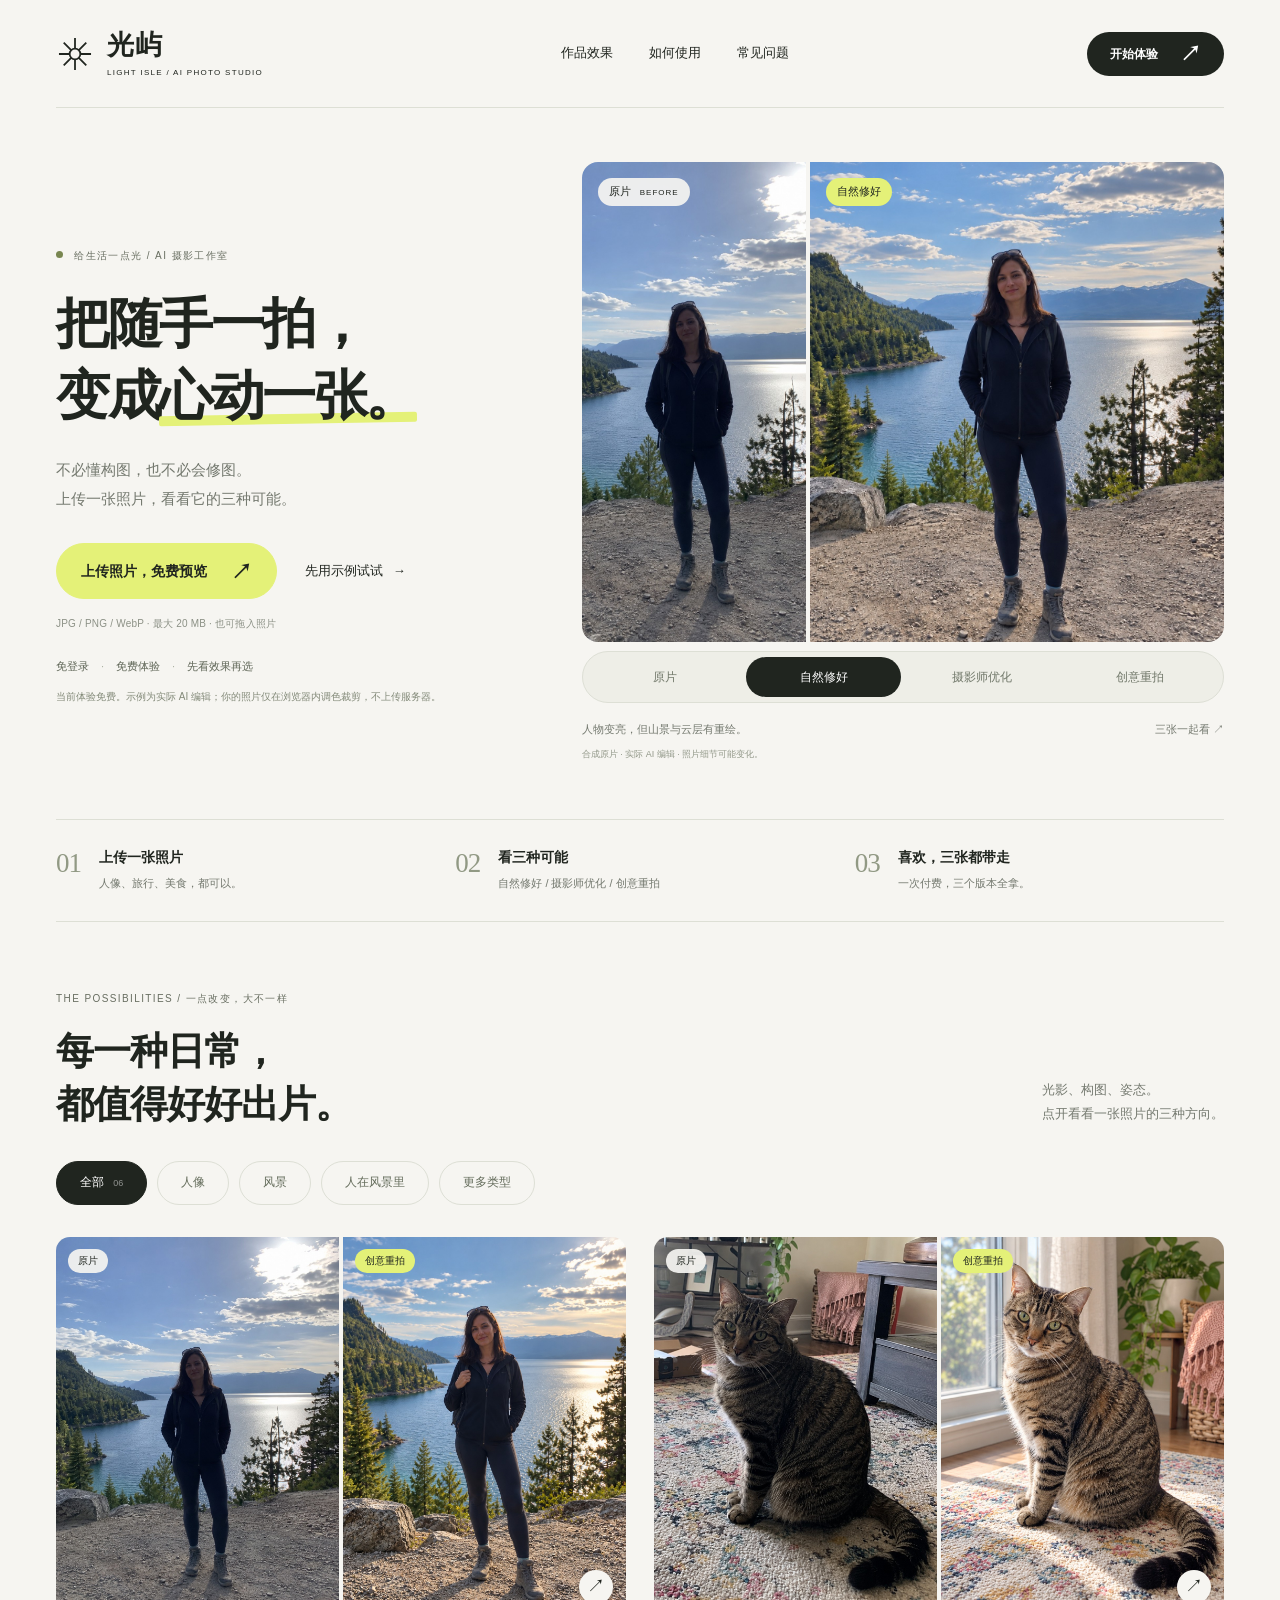
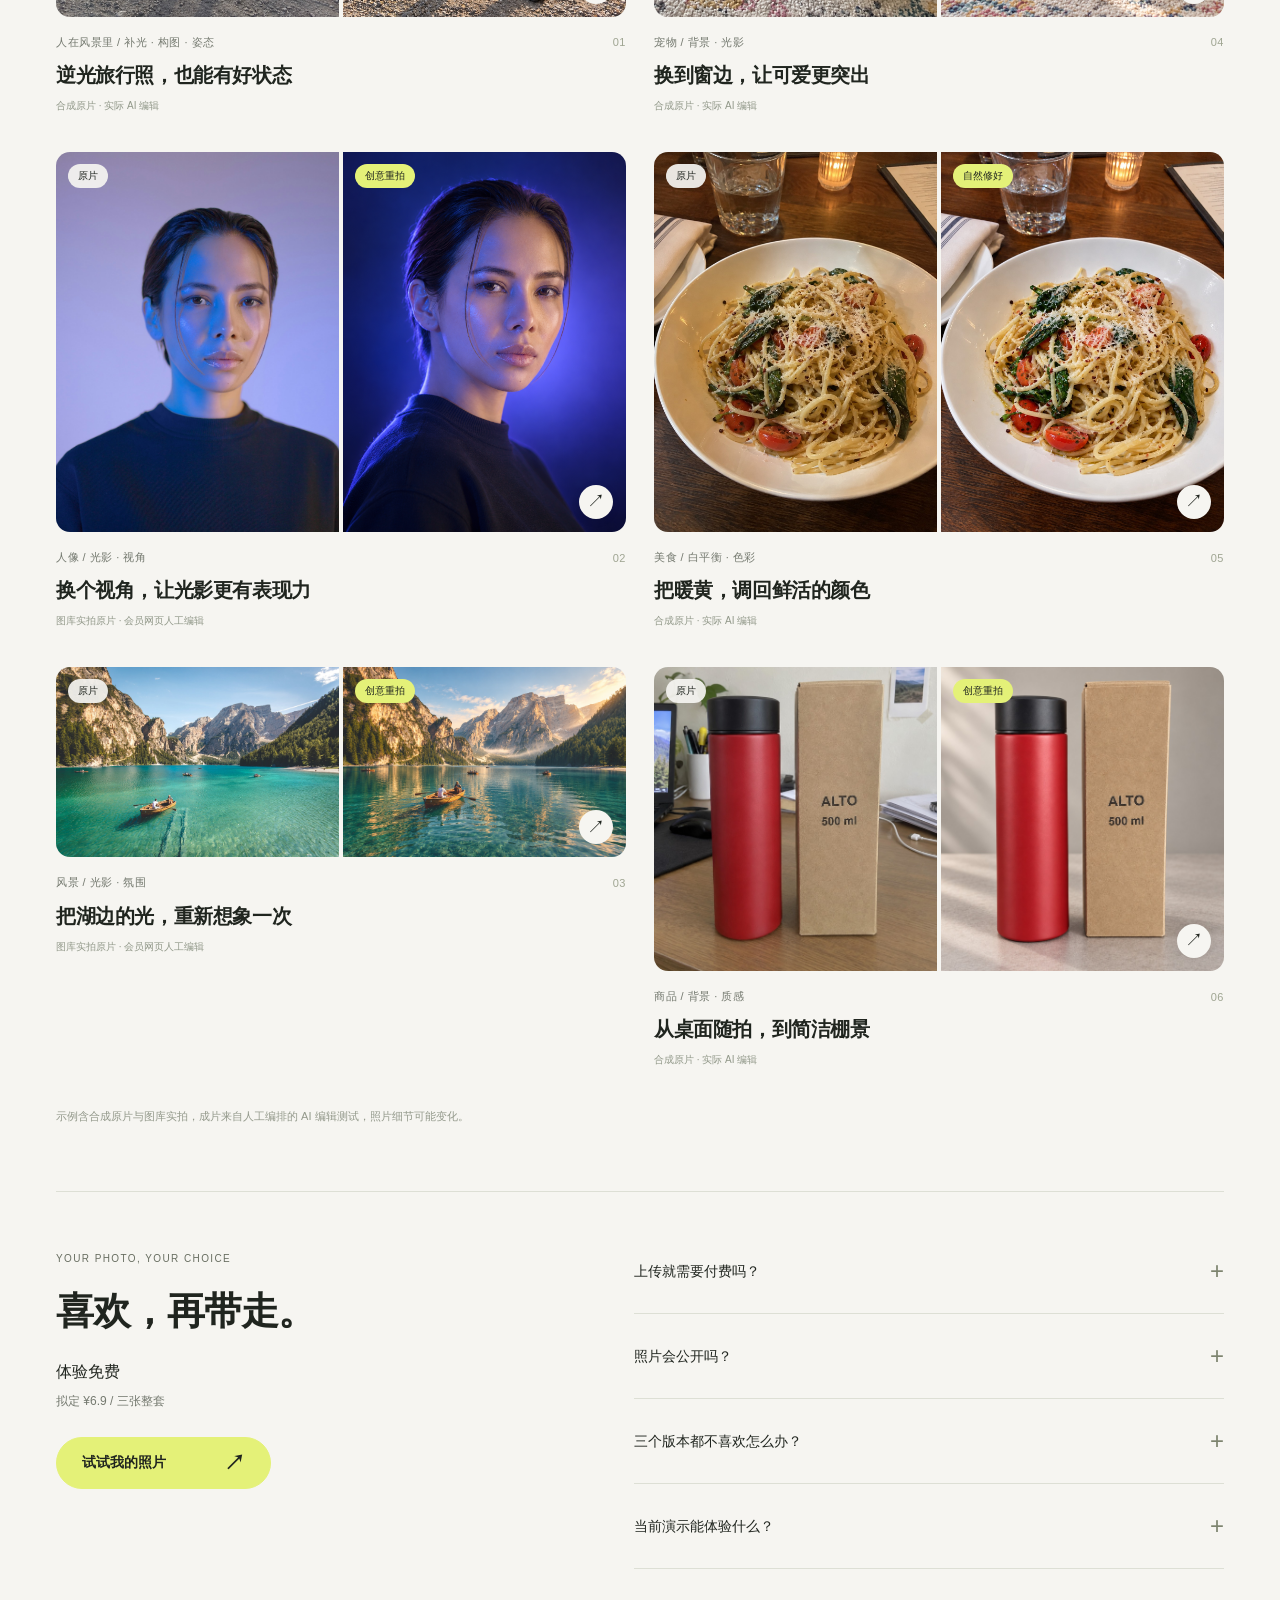
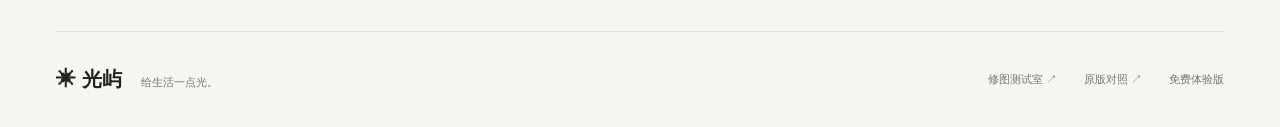
<file: site/index.html>
<!doctype html>
<html lang="zh-CN" dir="ltr">
<head>
<meta charset="utf-8"><meta name="viewport" content="width=device-width,initial-scale=1"><meta name="theme-color" content="#f6f5f1">
<meta name="description" data-i18n-content="meta.description" content="光屿 AI 摄影工作室：把随手一拍，变成心动一张。上传一张照片，比较自然修好、摄影师优化、创意重拍三种方向。免登录体验。">
<title data-i18n="meta.title">光屿 AI 摄影师 · 让日常，多一点出片</title>
<link rel="icon" href="assets/favicon.svg" type="image/svg+xml"><link rel="stylesheet" href="journey.css?v=aftercare-20261015"><script src="preview-config.js"></script><script type="module" src="journey.js?v=aftercare-20261015"></script>
</head>
<body>
<header class="site-header container">
  <a href="#" class="brand" aria-label="光屿首页" data-i18n-aria-label="nav.home"><svg class="brand-symbol" width="38" height="38" viewBox="0 0 64 64" fill="none" aria-hidden="true"><g stroke="currentColor" stroke-width="3"><path d="M32 5v54M5 32h54M13 13l38 38M13 51l38-38"/></g><circle cx="32" cy="32" r="9" fill="var(--paper)" stroke="currentColor" stroke-width="3"/></svg><span translate="no">光屿<small>LIGHT ISLE / AI PHOTO STUDIO</small></span></a>
  <nav aria-label="主导航" data-i18n-aria-label="nav.label"><a href="#examples" data-home-anchor="examples" data-i18n="nav.examples">作品效果</a><a href="#how-it-works" data-home-anchor="how-it-works" data-i18n="nav.how">如何使用</a><a href="#questions" data-home-anchor="questions" data-i18n="nav.questions">常见问题</a></nav>
  <div class="header-actions"><button class="text-action" id="resume-task" data-i18n="actions.resume" hidden>继续看我的结果 ↗</button><button class="button dark header-upload" data-upload><span data-i18n="actions.start">开始体验</span> <span aria-hidden="true">↗</span></button></div>
</header>
<main>
<div id="landing">
  <section class="hero container" aria-labelledby="hero-title">
    <div class="hero-copy">
      <div class="hero-intro"><p class="kicker"><span class="status-dot" aria-hidden="true"></span> <span data-i18n="hero.eyebrow">给生活一点光 / AI 摄影工作室</span></p><h1 id="hero-title"><span data-i18n="hero.titleLine1">把随手一拍，</span><br><span data-i18n="hero.titleLead">变成</span><span class="highlight" data-i18n="hero.titleHighlight">心动一张。</span></h1><p class="hero-description"><span data-i18n="hero.description1">不必懂构图，也不必会修图。</span><br><span data-i18n="hero.description2">上传一张照片，看看它的三种可能。</span></p></div>
      <div class="hero-actions"><div class="upload-entry" id="upload-drop"><button class="button primary large" data-upload><span data-i18n="actions.upload">上传照片，免费预览</span> <span aria-hidden="true">↗</span></button><button class="text-action sample-entry" id="try-sample"><span data-i18n="actions.sample">先用示例试试</span> <span aria-hidden="true">→</span></button><p class="file-note">JPG / PNG / WebP · 最大 20 MB <span class="drop-hint">· 也可拖入照片</span></p></div><div class="purchase-note"><span data-i18n="hero.noLogin">免登录</span><span>免费体验</span><span data-i18n="hero.chooseAfterPreview">先看效果再选</span></div><p class="demo-notice">示例为实际 AI 编辑；上传照片暂用本地调色与裁剪演示。</p></div>
    </div>
    <figure class="hero-example" role="region" aria-roledescription="轮播" aria-label="照片修改前后对比">
      <div class="hero-photo-stage"><figure class="hero-before"><img id="hero-original" alt="逆光旅行照合成原片"><figcaption class="photo-label">原片 <span>BEFORE</span></figcaption></figure><figure class="hero-after"><img id="hero-image" alt="" fetchpriority="high"><figcaption class="photo-label accent" id="hero-image-label">自然修好</figcaption></figure></div>
      <button class="visually-hidden hero-pause-control" id="hero-rotation" aria-label="暂停自动轮播" disabled>暂停自动轮播</button><p class="visually-hidden" id="hero-slide-status" role="status"></p>
      <div class="example-tabs" role="group" aria-label="首页示例版本" data-i18n-aria-label="hero.versions"><button data-hero-level="original" data-i18n="levels.original" aria-pressed="false">原片</button><button data-hero-level="natural" data-i18n="levels.natural" aria-pressed="true">自然修好</button><button data-hero-level="photographer" data-i18n="levels.photographer" aria-pressed="false">摄影师优化</button><button data-hero-level="creative" data-i18n="levels.creative" aria-pressed="false">创意重拍</button></div>
      <figcaption class="example-caption"><span id="hero-change">从逆光随拍，到更有氛围的旅行照。</span><button class="text-action" id="open-hero-case" data-i18n="actions.allVersions">三张一起看 ↗</button></figcaption><p class="source-note" id="hero-source">合成原片 · 实际 AI 编辑，背景可能重绘。</p>
    </figure>
  </section>
  <section class="journey-steps container" id="how-it-works" aria-label="三步体验" data-i18n-aria-label="steps.label"><div class="journey-step"><span class="step-number">01</span><div><h2 data-i18n="steps.upload">上传一张照片</h2><p data-i18n="steps.uploadDetail">人像、旅行、美食，都可以。</p></div></div><div class="journey-step"><span class="step-number">02</span><div><h2 data-i18n="steps.compare">看三种可能</h2><p data-i18n="steps.compareDetail">自然修好 / 摄影师优化 / 创意重拍</p></div></div><div class="journey-step"><span class="step-number">03</span><div><h2 data-i18n="steps.download">喜欢，三张都带走</h2><p data-i18n="steps.downloadDetail">一次付费，三个版本全拿。</p></div></div></section>
  <section class="examples container" id="examples" aria-labelledby="examples-title">
    <div class="section-heading"><div><p class="kicker">THE POSSIBILITIES / 一点改变，大不一样</p><h2 id="examples-title"><span data-i18n="examples.title1">每一种日常，</span><br><span data-i18n="examples.title2">都值得好好出片。</span></h2></div><p><span data-i18n="examples.intro1">光影、构图、姿态。</span><br><span data-i18n="examples.intro2">点开看看一张照片的三种方向。</span></p></div>
    <div class="type-filters" role="group" aria-label="照片类型"><button data-type="all" aria-pressed="true">全部 <span>06</span></button><button data-type="portrait" data-i18n="types.portrait" aria-pressed="false">人像</button><button data-type="landscape" data-i18n="types.landscape" aria-pressed="false">风景</button><button data-type="people-landscape" data-i18n="types.peopleLandscape" aria-pressed="false">人在风景里</button><button data-type="other" data-i18n="types.other" aria-pressed="false">更多类型</button></div>
    <div class="photo-wall" id="gallery" aria-live="polite"><p class="loading">正在准备案例…</p></div><p class="gallery-source">示例含合成原片与图库实拍，成片来自人工编排的 AI 编辑测试，照片细节可能变化。</p>
  </section>
  <section class="questions container" id="questions" aria-labelledby="questions-title">
    <div class="question-introduction"><p class="kicker">YOUR PHOTO, YOUR CHOICE</p><h2 id="questions-title" data-i18n="questions.title">喜欢，再带走。</h2><p class="question-price"><strong>体验免费</strong><span data-i18n="bundle.proposedPrice">拟定 ¥6.9 / 三张整套</span></p><button class="button primary" data-upload><span data-i18n="actions.tryPhoto">试试我的照片</span> <span aria-hidden="true">↗</span></button></div>
    <div class="question-list">
      <details><summary>上传就需要付费吗？<span aria-hidden="true">+</span></summary><p data-i18n="bundle.paymentAnswer">不需要。先看三个版本，喜欢再决定。拟定 ¥6.9，一次付款包含自然修好、摄影师优化、创意重拍三张原尺寸成片；当前演示全程免费。</p></details>
      <details><summary>照片会公开吗？<span aria-hidden="true">+</span></summary><p>不会加入照片墙。当前演示只上传到这台电脑上的服务，照片与结果最长保留 24 小时，可在结果区立即删除。</p></details>
      <details><summary>三个版本都不喜欢怎么办？<span aria-hidden="true">+</span></summary><p>正式流程包含付费后最多两张定向补做，每次一张；先选最接近的版本，再说明想调整哪里。原来的三张保留。当前为免费流程演示，光线与色彩可在浏览器里试调，真实 AI 补做与商户付款仍需配置。</p></details>
      <details><summary>当前演示能体验什么？<span aria-hidden="true">+</span></summary><p>示例可以直接比较已经生成的三档 AI 编辑结果。自己的照片可以体验上传、本地调色裁切、三档选择和同版下载；自动 AI 编辑与真实支付尚未接入。无需登录。</p></details>
    </div>
  </section>
  <footer class="site-footer container"><span>✳ 光屿 <small data-i18n="footer.tagline">给生活一点光。</small></span><div><a href="test-lab.html" data-i18n="footer.lab">修图测试室 ↗</a><a href="versions/editorial-v1/index.html" data-i18n="footer.previous">原版对照 ↗</a><span>免费体验版</span></div></footer>
</div>
<section id="workspace" class="workspace container" hidden aria-labelledby="workspace-title"><div class="workspace-top"><button class="text-action" id="back-home" data-i18n="actions.backHome">← 回到首页</button><button class="text-action" data-upload data-i18n="actions.changePhoto">换张照片 ↗</button></div><div class="workspace-heading"><div><p class="kicker" id="workspace-eyebrow">我的照片</p><h1 id="workspace-title">三种可能，选你喜欢的。</h1></div><span id="workspace-source"></span></div><div id="workspace-content" aria-live="polite"></div></section>
</main>
<button class="sticky-upload button primary" data-upload hidden>上传照片，看看三种可能 <span aria-hidden="true">↗</span></button><input type="file" id="file-input" accept="image/jpeg,image/png,image/webp" hidden>
<dialog id="checkout-dialog" aria-labelledby="checkout-title"><button class="dialog-close" id="close-checkout" aria-label="关闭下载确认">×</button><p class="kicker">ONE PHOTO, THREE POSSIBILITIES</p><h2 id="checkout-title" data-i18n="bundle.confirmTitle">三个版本，一起带走</h2><div class="checkout-selected"><div class="checkout-bundle" id="checkout-bundle"></div><div class="checkout-summary"><strong id="checkout-name"></strong><p id="checkout-meta"></p></div></div><div class="checkout-price"><span>本次体验</span><strong>¥0 <small data-i18n="bundle.proposedPrice">拟定 ¥6.9 / 三张整套</small></strong></div><p class="checkout-disclosure" data-i18n="bundle.demoDisclosure">当前为免费演示，不会实际扣款。打包下载这三个版本的原尺寸成片，不会重新生成。</p><button class="button primary" id="download-button">确认并免费下载三张 ↓</button><a id="payment-link" class="text-action" hidden>继续前往 Stripe 付款 ↗</a><p id="download-status" role="status"></p></dialog>
<div id="toast" role="status" aria-live="polite"></div>
</body>
</html>
</file>
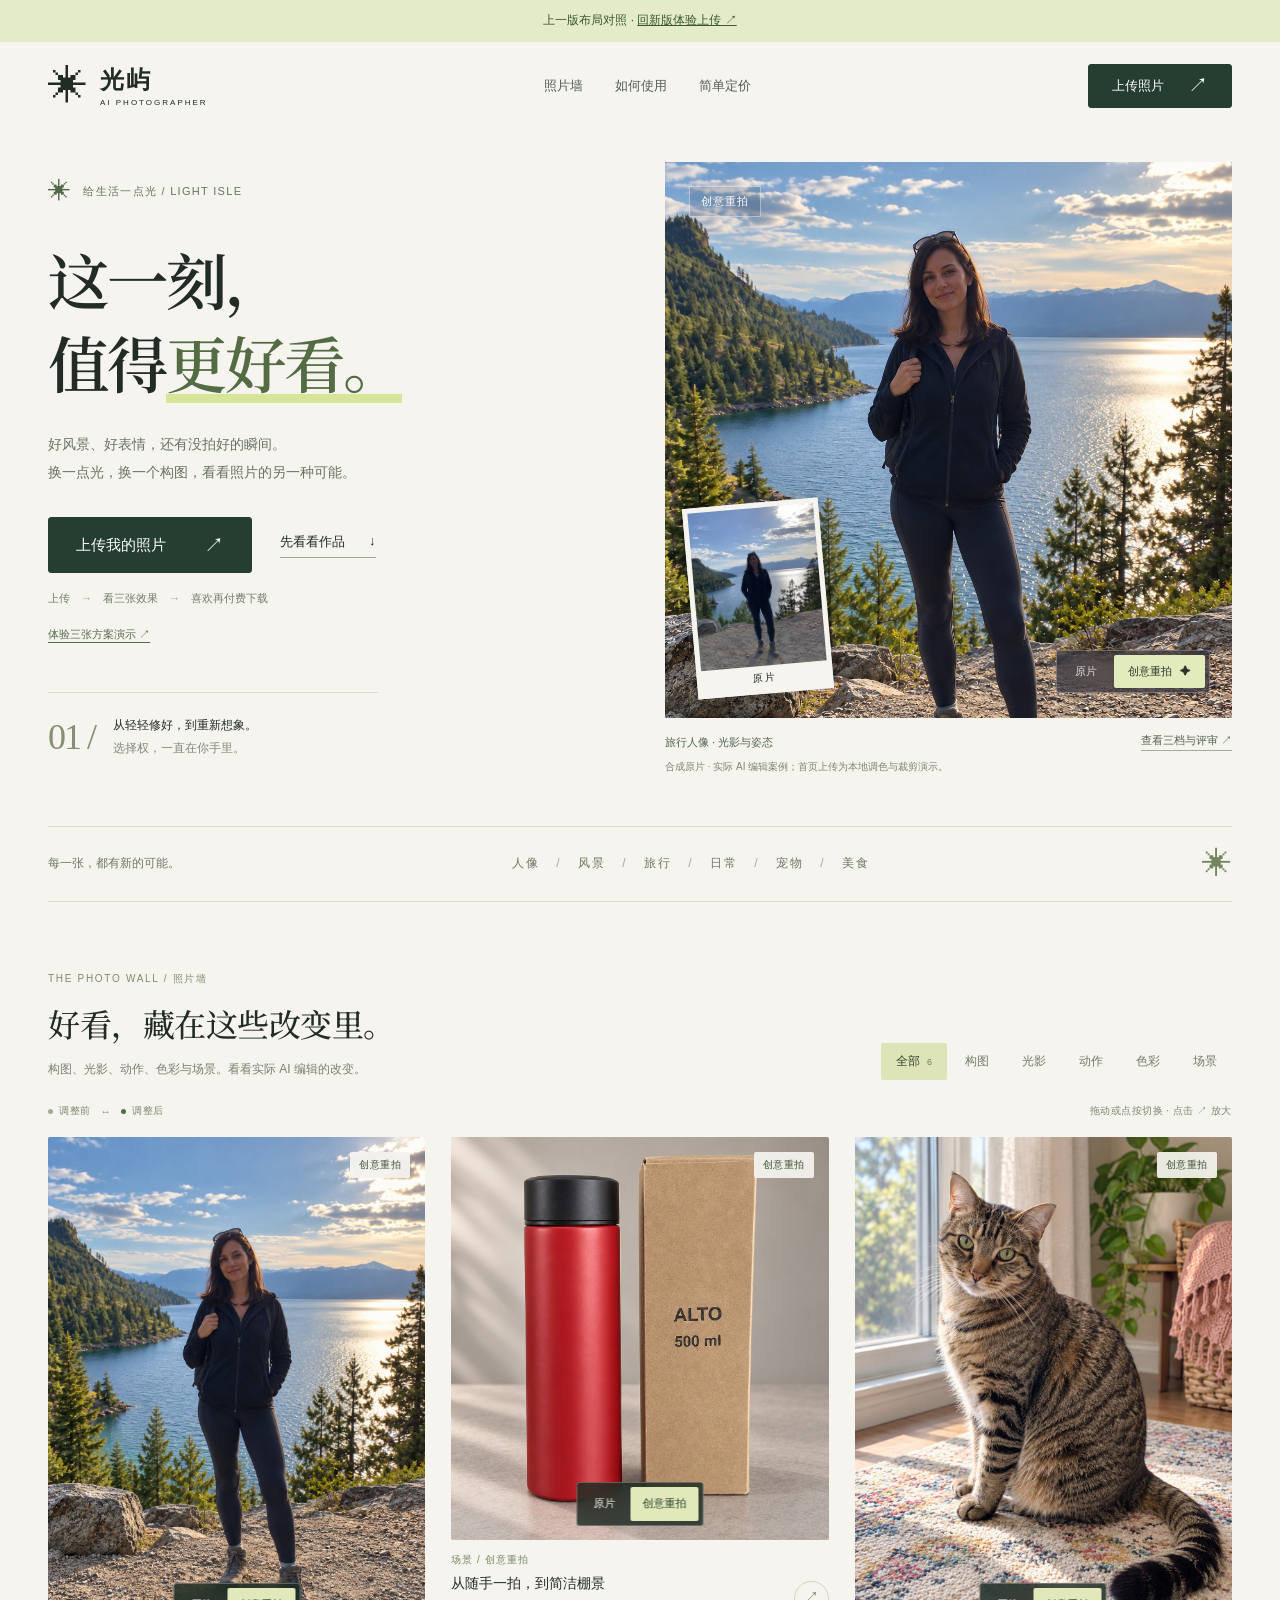
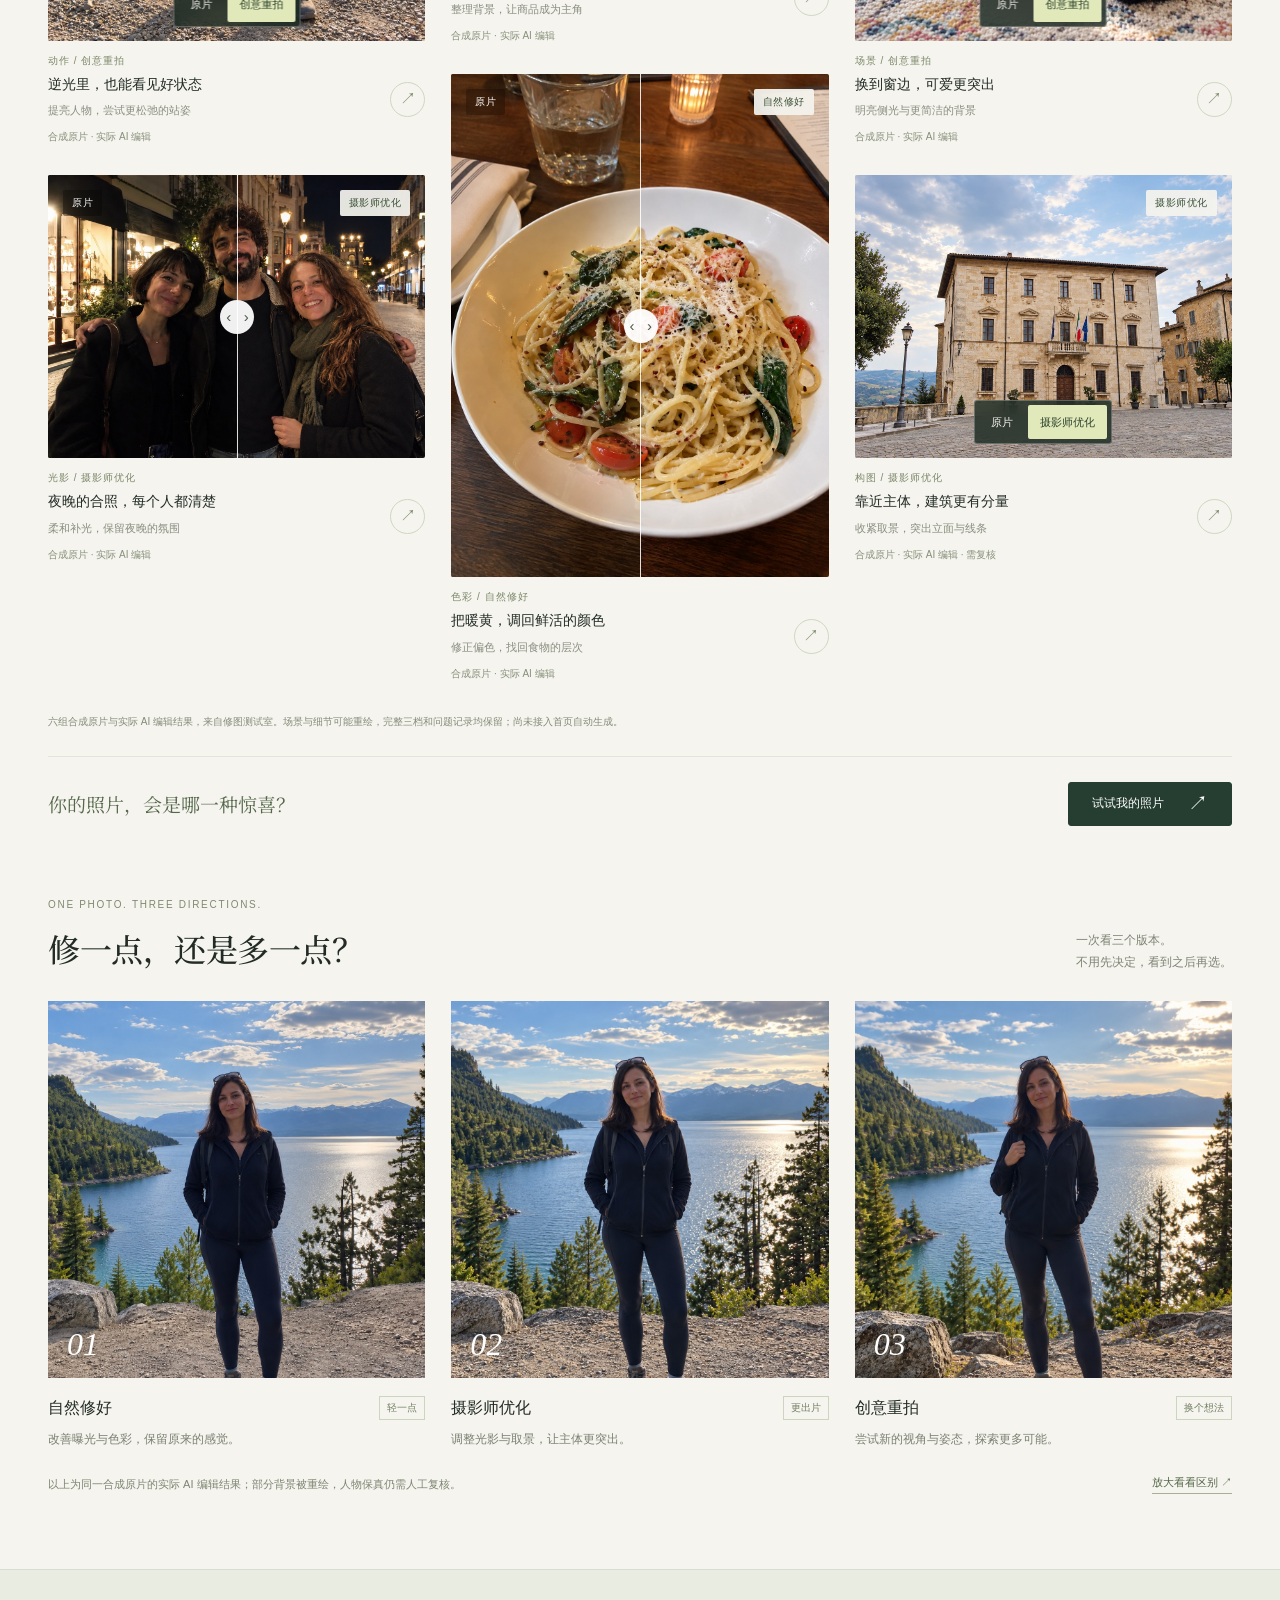
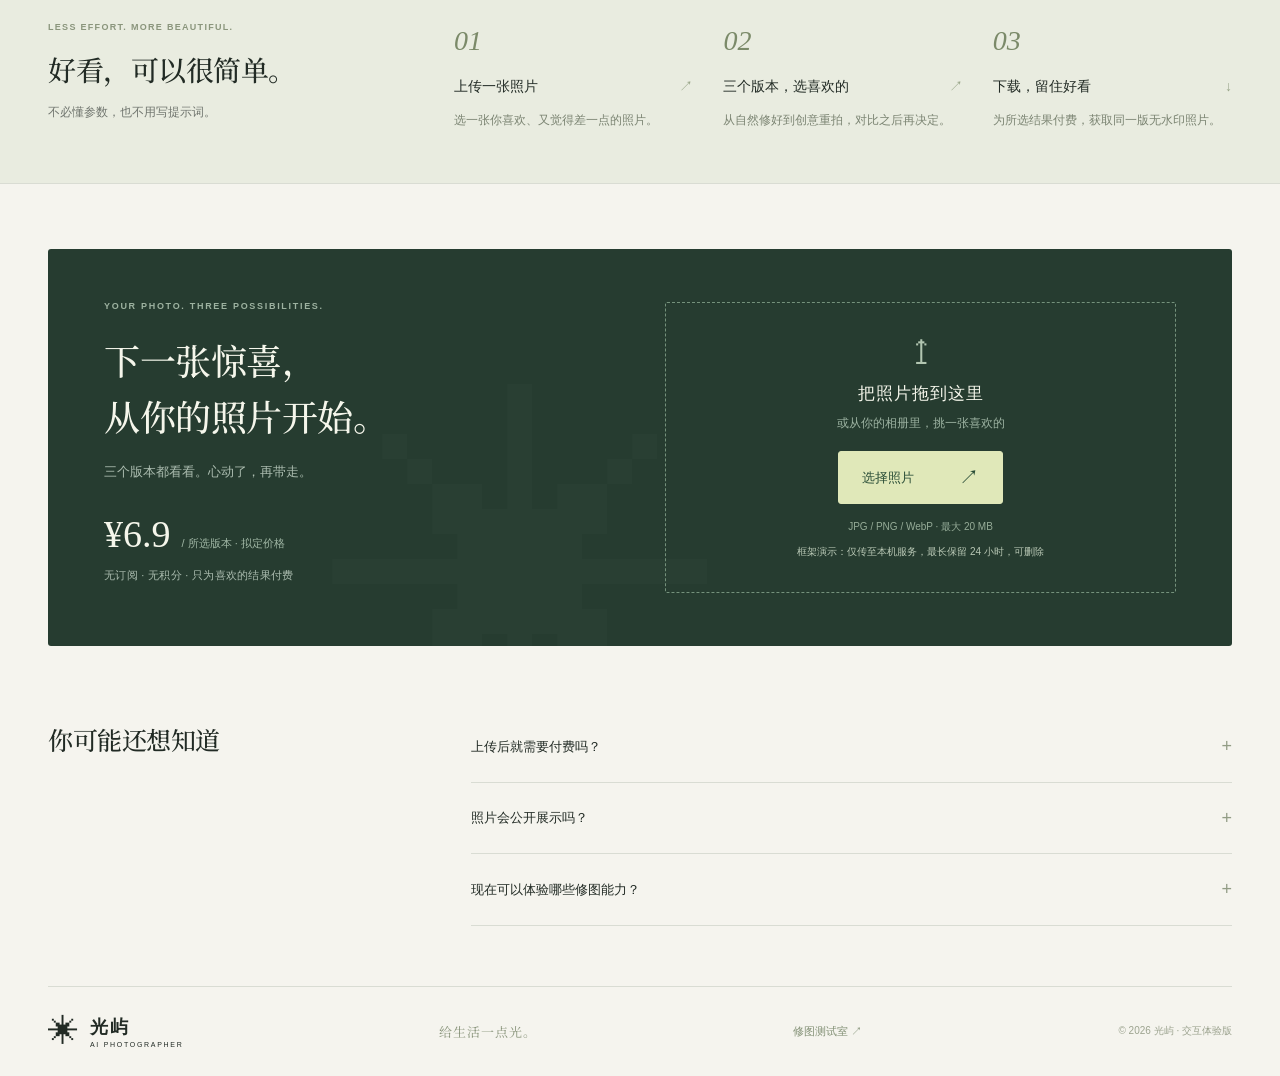
<file: site/versions/editorial-v1/index.html>
<!doctype html>
<html lang="zh-CN">
<head>
  <meta charset="UTF-8"><meta name="viewport" content="width=device-width,initial-scale=1">
  <meta name="theme-color" content="#f5f4ee">
  <meta name="description" content="光屿 AI 摄影师。上传照片，先看效果，喜欢再下载。探索构图、光影、动作与色彩的摄影对比作品墙。">
  <title>光屿 · AI Photographer — 让照片，更值得喜欢</title>
  <link rel="icon" href="assets/favicon.svg" type="image/svg+xml">
  <link rel="stylesheet" href="styles.css"><link rel="stylesheet" href="wall.css"><link rel="stylesheet" href="workflow.css"><link rel="stylesheet" href="home-design.css"><script src="app.js" defer></script><script src="home-design.js" defer></script>
<script src="../../history-preview.js" defer></script></head>
<body>
  <header class="header"><a class="brand" href="#" aria-label="光屿首页"><span class="brand-mark" aria-hidden="true">✳</span><span>光屿 <span class="brand-en">AI PHOTOGRAPHER</span></span></a><nav aria-label="主导航"><a href="#examples">照片墙</a><a href="#how">如何使用</a><a href="#pricing">简单定价</a></nav><button class="button button-small" data-upload>上传照片 <span aria-hidden="true">↗</span></button></header>
  <main>
    <section class="editorial-hero wrap" aria-labelledby="hero-title">
      <div class="editorial-copy">
        <p class="editorial-kicker"><span aria-hidden="true">✳</span> 给生活一点光 / LIGHT ISLE</p>
        <h1 id="hero-title">这一刻，<br>值得<span class="hero-emphasis">更好看。</span></h1>
        <p class="editorial-description">好风景、好表情，还有没拍好的瞬间。<br>换一点光，换一个构图，看看照片的另一种可能。</p>
        <div class="hero-actions"><button class="button button-large" data-upload>上传我的照片 <span aria-hidden="true">↗</span></button><a href="#examples" class="hero-explore">先看看作品 <span aria-hidden="true">↓</span></a></div>
        <p class="editorial-flow">上传 <span>→</span> 看三张效果 <span>→</span> 喜欢再付费下载</p>
        <div class="workflow-entry"><button class="text-button" id="demo-workflow">体验三张方案演示 ↗</button><button class="text-button" id="resume-task" hidden>继续查看上次结果 ↗</button></div>
        <div class="hero-footnote"><span class="hero-index">01 /</span><p>从轻轻修好，到重新想象。<br><span>选择权，一直在你手里。</span></p></div>
      </div>
      <figure class="editorial-feature">
        <div class="featured-frame">
          <img id="featured-photo" src="test-assets/20261007-v1/01_backlit_portrait/creative-5897997da30e.jpg" alt="创意重拍测试：湖边旅行人像，暖色侧光与放松站姿" fetchpriority="high" width="1086" height="1448">
          <span class="featured-label" id="featured-label">创意重拍</span>
          <div class="featured-original"><img src="test-assets/20261007-v1/01_backlit_portrait/original-4a2e812a86ba.jpg" alt="合成原片：脸部偏暗的湖边逆光人像" width="1600" height="2000"><span>原片</span></div>
          <div class="featured-controls" role="group" aria-label="首图版本"><button data-featured="original" aria-pressed="false">原片</button><button data-featured="creative" class="active" aria-pressed="true">创意重拍 <span aria-hidden="true">✦</span></button></div>
        </div>
        <figcaption><span>旅行人像 · 光影与姿态</span><a href="test-lab.html?case=01_backlit_portrait">查看三档与评审 ↗</a></figcaption>
        <p class="featured-disclosure">合成原片 · 实际 AI 编辑案例；首页上传为本地调色与裁剪演示。</p>
      </figure>
    </section>
    <div class="editorial-ribbon wrap"><span>每一张，都有新的可能。</span><p>人像 <i> / </i> 风景 <i> / </i> 旅行 <i> / </i> 日常 <i> / </i> 宠物 <i> / </i> 美食</p><span aria-hidden="true">✳</span></div>
    <section class="examples wrap photo-wall-section" id="examples" aria-labelledby="examples-title">
      <div class="wall-toolbar"><div><p class="section-kicker">THE PHOTO WALL / 照片墙</p><h2 id="examples-title">好看，藏在这些改变里。</h2><p>构图、光影、动作、色彩与场景。看看实际 AI 编辑的改变。</p></div>
      <div class="filters" role="group" aria-label="改善方式"><button class="filter active" data-filter="all" aria-pressed="true">全部 <span>6</span></button><button class="filter" data-filter="composition" aria-pressed="false">构图</button><button class="filter" data-filter="light" aria-pressed="false">光影</button><button class="filter" data-filter="pose" aria-pressed="false">动作</button><button class="filter" data-filter="color" aria-pressed="false">色彩</button><button class="filter" data-filter="scene" aria-pressed="false">场景</button></div></div>
      <div class="wall-key"><span><span class="legend-before"></span>调整前 <span class="key-arrow">↔</span><span class="legend-after"></span>调整后</span><span>拖动或点按切换 · 点击 ↗ 放大</span></div>
      <div id="gallery" class="gallery photo-wall" aria-live="polite"></div>
      <p class="demo-note">六组合成原片与实际 AI 编辑结果，来自修图测试室。场景与细节可能重绘，完整三档和问题记录均保留；尚未接入首页自动生成。</p>
      <div class="wall-ending"><span>你的照片，会是哪一种惊喜？</span><button class="button button-small" data-upload>试试我的照片 <span>↗</span></button></div>
    </section>
    <section class="possibilities wrap" aria-labelledby="possibilities-title">
      <div class="possibilities-heading"><div><p class="section-kicker">ONE PHOTO. THREE DIRECTIONS.</p><h2 id="possibilities-title">修一点，还是多一点？</h2></div><p>一次看三个版本。<br>不用先决定，看到之后再选。</p></div>
      <div class="possibilities-grid">
        <article><div class="tier-photo"><img src="test-assets/20261007-v1/01_backlit_portrait/natural-fd63507fcce1.jpg" alt="自然修好：逆光旅行人像提亮" loading="lazy" width="1200" height="1500"><span>01</span></div><h3>自然修好 <span>轻一点</span></h3><p>改善曝光与色彩，保留原来的感觉。</p></article>
        <article><div class="tier-photo"><img src="test-assets/20261007-v1/01_backlit_portrait/photographer-cace95f5f8c5.jpg" alt="摄影师优化：湖边人物更突出" loading="lazy" width="1122" height="1402"><span>02</span></div><h3>摄影师优化 <span>更出片</span></h3><p>调整光影与取景，让主体更突出。</p></article>
        <article><div class="tier-photo"><img src="test-assets/20261007-v1/01_backlit_portrait/creative-5897997da30e.jpg" alt="创意重拍：暖色侧光与更放松站姿" loading="lazy" width="1086" height="1448"><span>03</span></div><h3>创意重拍 <span>换个想法</span></h3><p>尝试新的视角与姿态，探索更多可能。</p></article>
      </div>
      <div class="possibilities-bottom"><p>以上为同一合成原片的实际 AI 编辑结果；部分背景被重绘，人物保真仍需人工复核。</p><a href="test-lab.html?case=01_backlit_portrait">放大看看区别 ↗</a></div>
    </section>
    <section class="how-section" id="how"><div class="wrap how-inner"><div><p class="eyebrow">LESS EFFORT. MORE BEAUTIFUL.</p><h2>好看，可以很简单。</h2><p class="quiet">不必懂参数，也不用写提示词。</p></div><ol class="steps"><li><span class="step-number">01</span><h3>上传一张照片 <span>↗</span></h3><p>选一张你喜欢、又觉得差一点的照片。</p></li><li><span class="step-number">02</span><h3>三个版本，选喜欢的 <span>↗</span></h3><p>从自然修好到创意重拍，对比之后再决定。</p></li><li><span class="step-number">03</span><h3>下载，留住好看 <span>↓</span></h3><p>为所选结果付费，获取同一版无水印照片。</p></li></ol></div></section>
    <section class="upload-section wrap" id="pricing"><div class="upload-panel" id="upload-drop"><div class="upload-panel-copy"><p class="eyebrow">YOUR PHOTO. THREE POSSIBILITIES.</p><h2>下一张惊喜，<br>从你的照片开始。</h2><p>三个版本都看看。心动了，再带走。</p><div class="price"><strong>¥6.9</strong><span>/ 所选版本 · 拟定价格</span></div><p class="panel-fine">无订阅 · 无积分 · 只为喜欢的结果付费</p></div><div class="drop-content"><span class="drop-symbol" aria-hidden="true">↥</span><h3>把照片拖到这里</h3><p>或从你的相册里，挑一张喜欢的</p><button class="button button-light" data-upload>选择照片 <span aria-hidden="true">↗</span></button><span class="file-hint">JPG / PNG / WebP · 最大 20 MB</span><span class="local-note">框架演示：仅传至本机服务，最长保留 24 小时，可删除</span></div></div></section>
    <section class="faq wrap" aria-labelledby="faq-title"><h2 id="faq-title">你可能还想知道</h2><div><details><summary>上传后就需要付费吗？<span>+</span></summary><p>不需要。先查看三个版本，选中喜欢的再下载。当前框架演示不收取费用；真实支付尚未接入。</p></details><details><summary>照片会公开展示吗？<span>+</span></summary><p>不会。本地演示仅将照片传到这台电脑上的服务，不发送给外部 AI，也不加入照片墙。照片与结果最长保留 24 小时，服务运行时自动清理，也可在结果窗口立即删除。关闭页面后仍可在有效期内恢复任务。</p></details><details><summary>现在可以体验哪些修图能力？<span>+</span></summary><p>三档方案、结果选择、原图对比、拍摄建议展示和下载流程已串联。当前图片采用本地调色与裁剪，预设案例分类仅用于演示；自动语义识别、真实 AI 重拍、审美保真检查和真实支付尚未接入。</p></details></div></section>
  </main>
  <footer class="footer wrap"><a class="brand" href="#"><span class="brand-mark">✳</span><span>光屿 <span class="brand-en">AI PHOTOGRAPHER</span></span></a><span>给生活一点光。</span><a href="test-lab.html" style="font-size:10px;color:#829075">修图测试室 ↗</a><small>© 2026 光屿 · 交互体验版</small></footer>
  <button class="mobile-upload button" data-upload>上传照片，免费预览 <span>↗</span></button>
  <input type="file" id="file-input" accept="image/jpeg,image/png,image/webp" hidden>
  <dialog id="preview-dialog" aria-labelledby="preview-title"><div class="dialog-header"><div><p class="eyebrow" id="preview-eyebrow">YOUR PHOTO, IN A NEW LIGHT</p><h2 id="preview-title">看看，多了一点光。</h2></div><button class="icon-button close-dialog" aria-label="关闭预览">✕</button></div><div id="preview-content"></div></dialog>
  <dialog id="checkout-dialog" class="checkout-dialog" aria-labelledby="checkout-title"><button class="icon-button close-dialog checkout-close" aria-label="关闭下载窗口">✕</button><span class="checkout-symbol">✦</span><p class="eyebrow">TAKE THE GOOD LIGHT WITH YOU.</p><h2 id="checkout-title">喜欢，就留住这一张。</h2><p class="checkout-selected" id="checkout-selected"></p><p class="checkout-sub">所选版本 · 无水印 · JPEG 格式</p><div class="checkout-price">¥6.9 <span>/ 版本</span></div><div class="checkout-detail"><span>框架演示</span><strong>本次不收费</strong></div><p class="checkout-note">支付暂未接入。确认后下载已预览的同一版处理结果，不会重新生成。</p><button class="button checkout-download" id="download-button">确认所选版本 · 免费体验下载 <span>↓</span></button><p class="quiet checkout-bottom">照片仅在本机服务处理，不会公开展示。</p></dialog>
  <div class="toast" id="toast" role="status" aria-live="polite"></div>
</body></html>
</file>
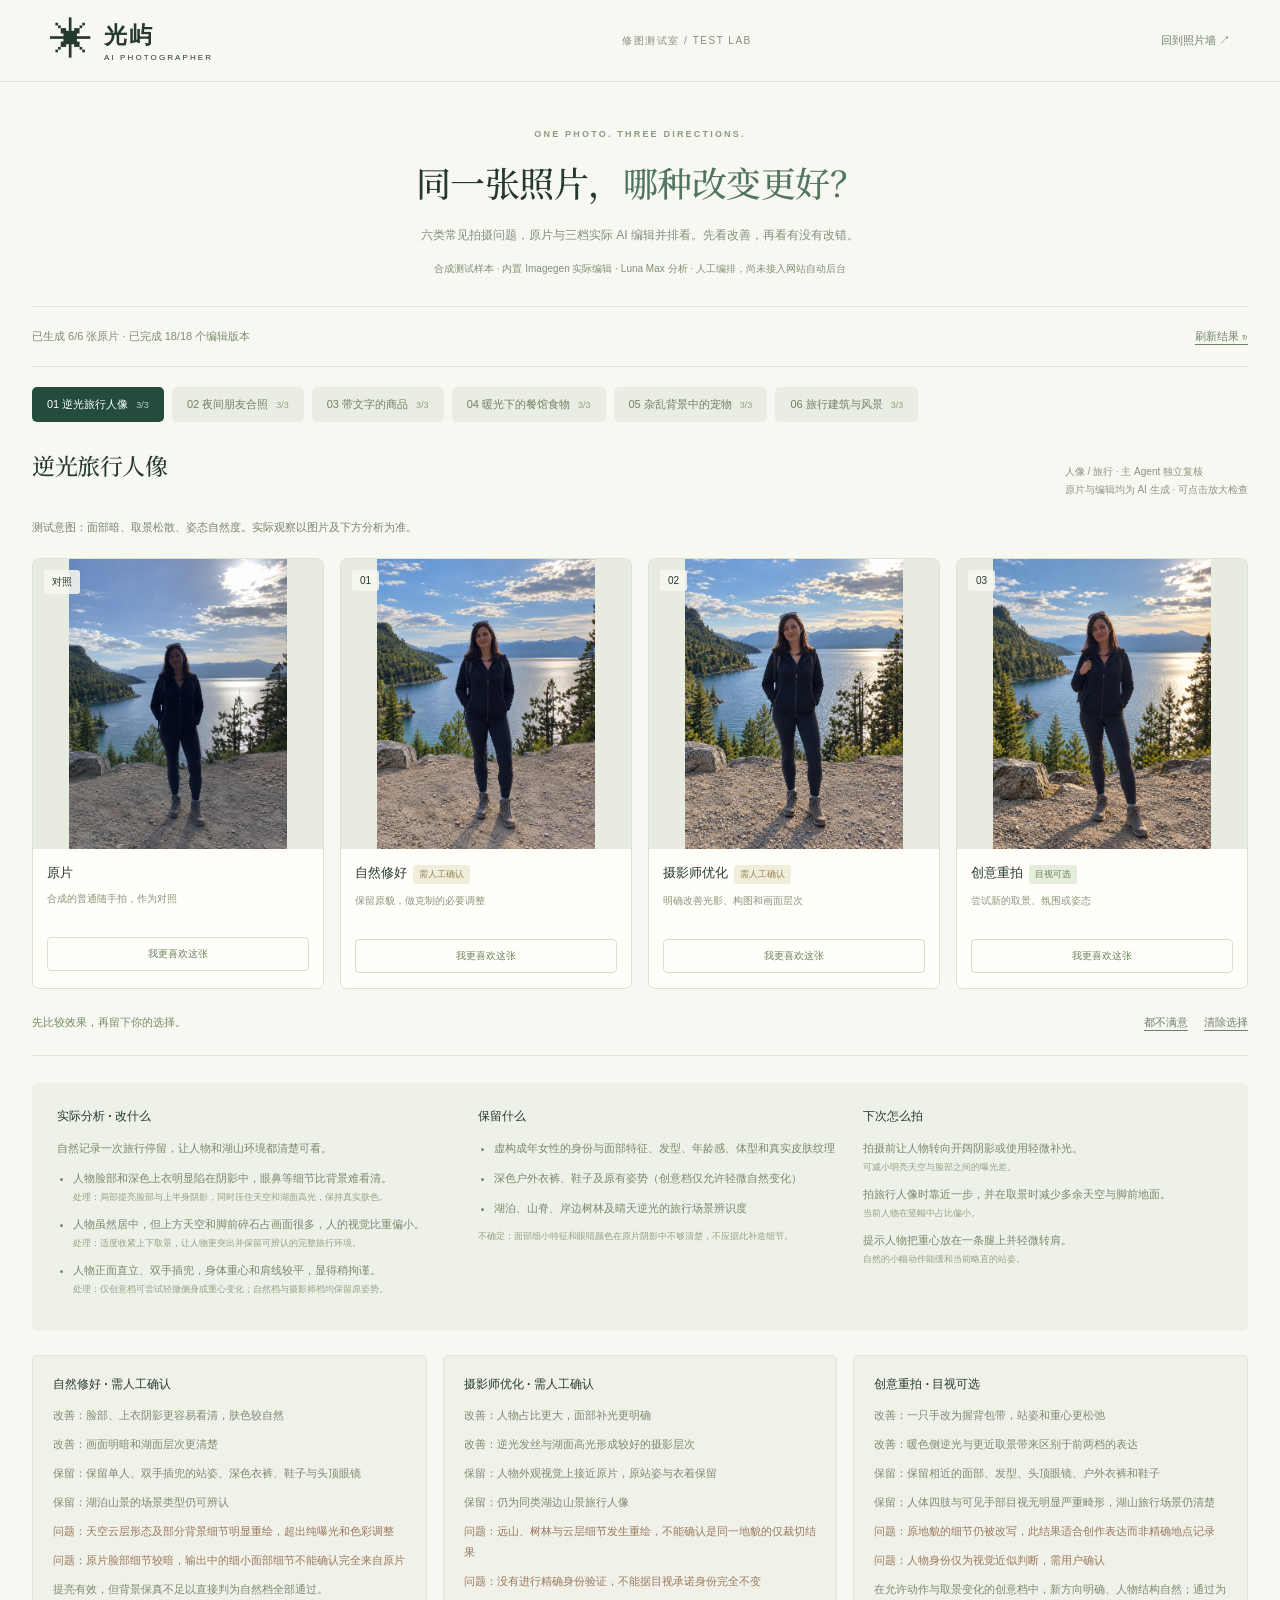
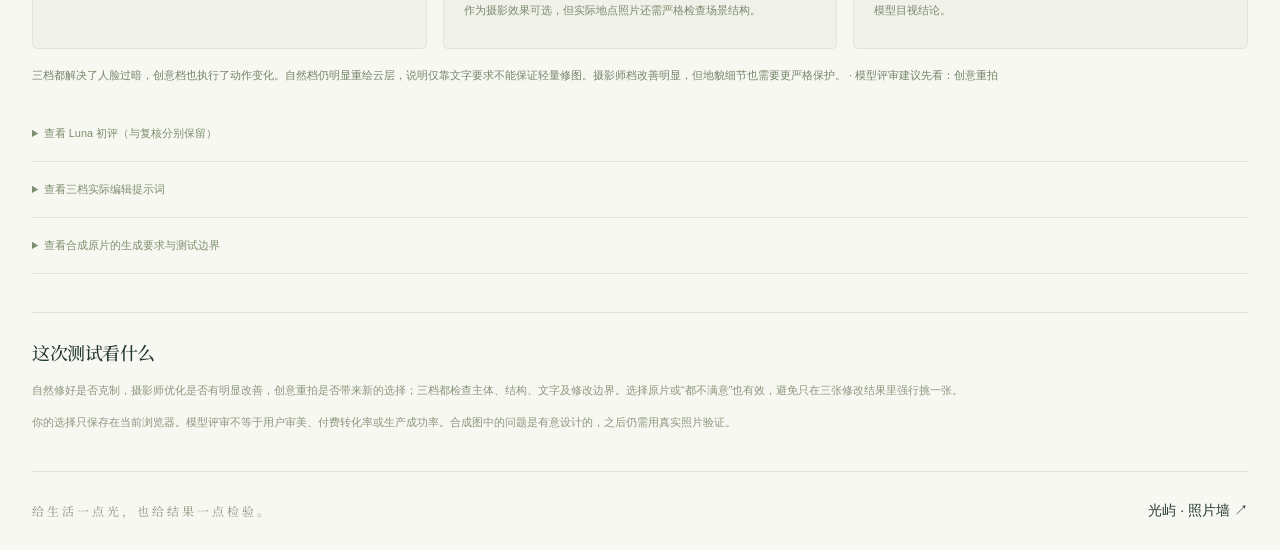
<file: site/test-lab.html>
<!doctype html>
<html lang="zh-CN"><head><meta charset="utf-8"><meta name="viewport" content="width=device-width,initial-scale=1"><meta name="theme-color" content="#234c3d"><title>修图测试室 · 光屿 AI Photographer</title><link rel="icon" href="assets/favicon.svg"><link rel="stylesheet" href="styles.css"><link rel="stylesheet" href="test-lab.css"><script src="test-lab.js" defer></script></head>
<body><header class="header lab-header"><a class="brand" href="./"><span class="brand-mark">✳</span><span>光屿<span class="brand-en">AI PHOTOGRAPHER</span></span></a><span class="lab-label">修图测试室 / TEST LAB</span><a class="lab-back" href="./">回到照片墙 ↗</a></header>
<main class="lab-wrap"><section class="lab-intro"><p class="eyebrow">ONE PHOTO. THREE DIRECTIONS.</p><h1>同一张照片，<span class="serif-green">哪种改变更好？</span></h1><p>六类常见拍摄问题，原片与三档实际 AI 编辑并排看。先看改善，再看有没有改错。</p><div class="lab-scope">合成测试样本 · 内置 Imagegen 实际编辑 · Luna Max 分析 · 人工编排，尚未接入网站自动后台</div></section>
<div class="lab-status"><span id="run-status" role="status">正在加载测试记录…</span><button id="refresh-run" class="text-button">刷新结果 ↻</button></div>
<nav class="case-nav" id="case-nav" aria-label="选择测试照片"></nav>
<section id="case-content" aria-live="polite"></section>
<section class="lab-footnote"><h2>这次测试看什么</h2><p>自然修好是否克制，摄影师优化是否有明显改善，创意重拍是否带来新的选择；三档都检查主体、结构、文字及修改边界。选择原片或“都不满意”也有效，避免只在三张修改结果里强行挑一张。</p><p>你的选择只保存在当前浏览器。模型评审不等于用户审美、付费转化率或生产成功率。合成图中的问题是有意设计的，之后仍需用真实照片验证。</p></section></main>
<dialog id="lab-zoom" aria-label="查看照片大图"><button class="icon-button" id="close-zoom" aria-label="关闭大图">✕</button><img id="zoom-image" alt=""><p id="zoom-caption"></p></dialog>
<footer class="footer lab-wrap"><span>给生活一点光，也给结果一点检验。</span><a href="./">光屿 · 照片墙 ↗</a></footer></body></html>
</file>
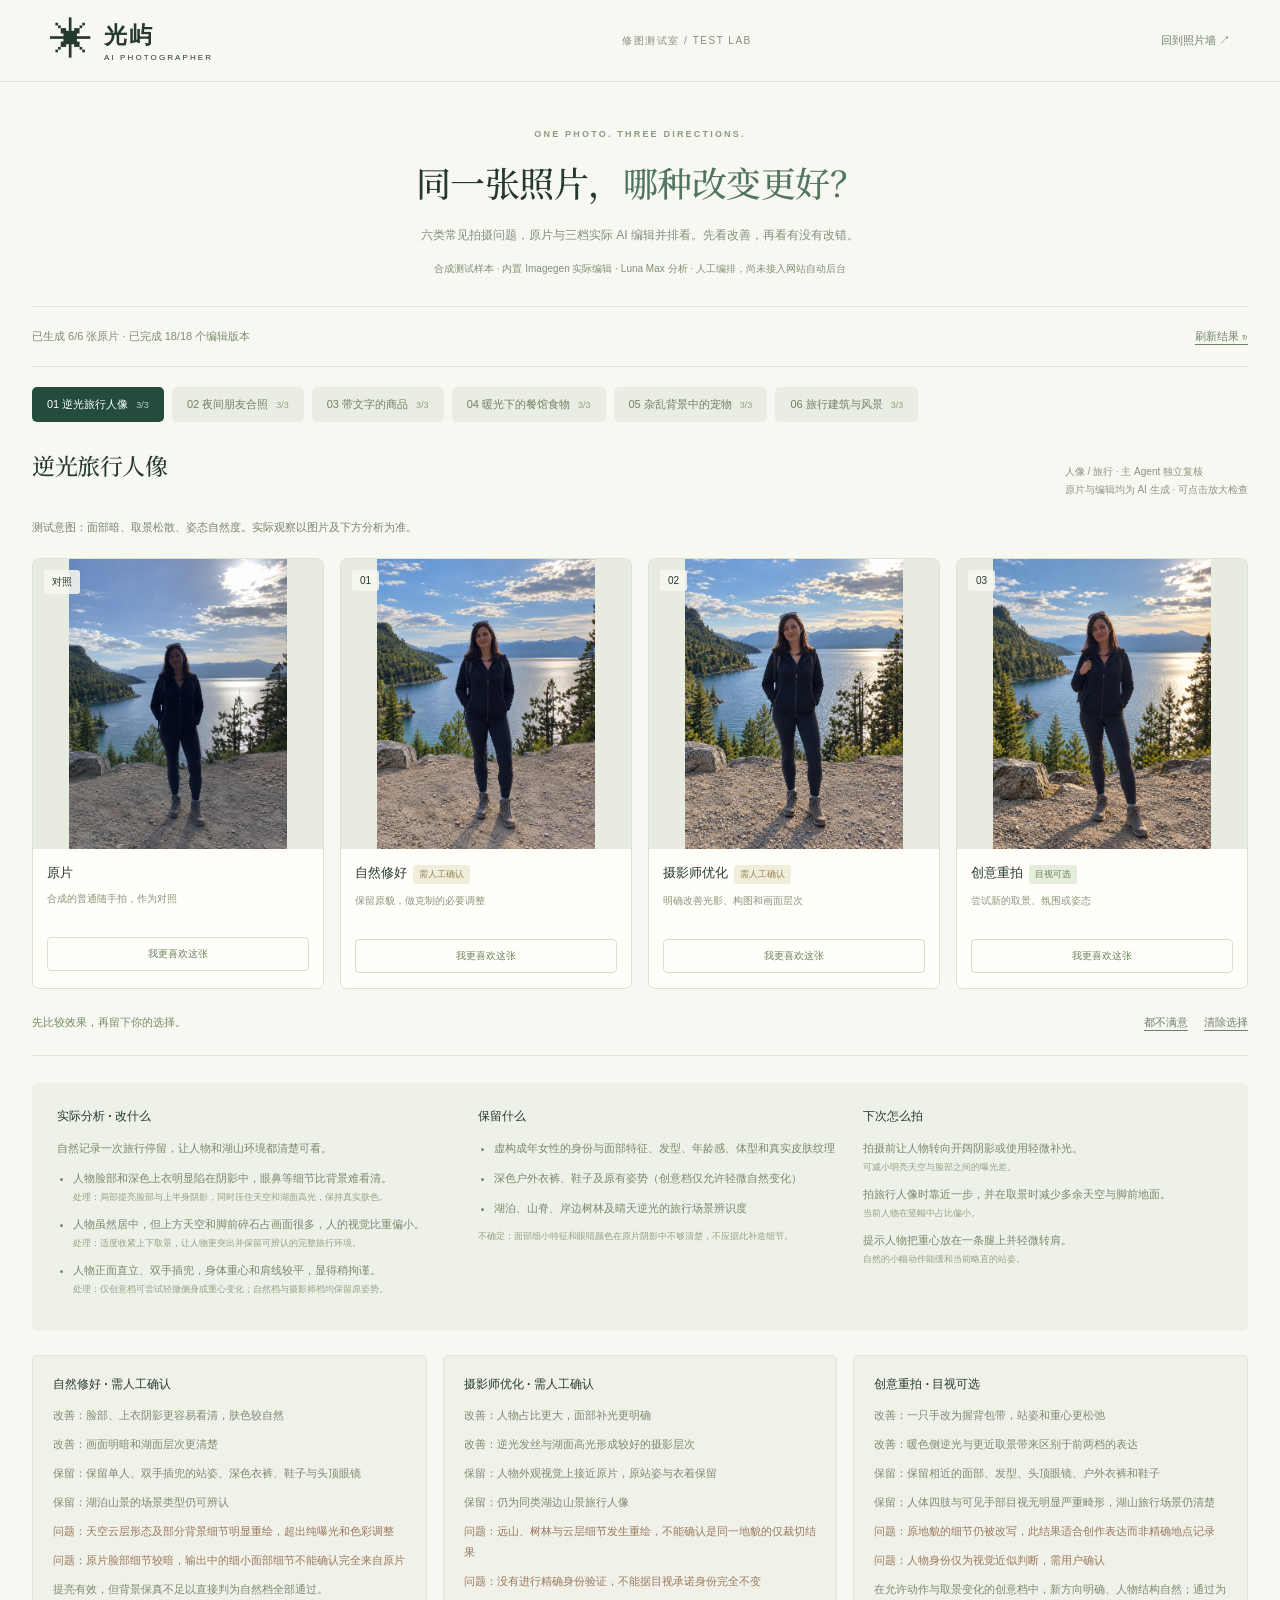
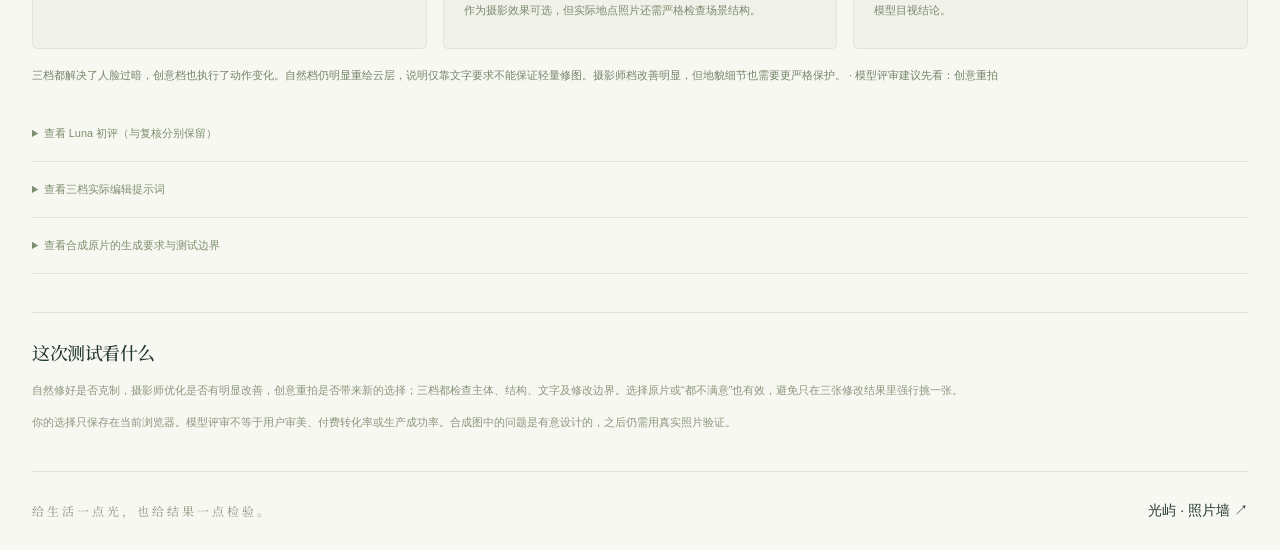
<file: site/versions/editorial-v1/test-lab.html>
<!doctype html>
<html lang="zh-CN"><head><meta charset="utf-8"><meta name="viewport" content="width=device-width,initial-scale=1"><meta name="theme-color" content="#234c3d"><title>修图测试室 · 光屿 AI Photographer</title><link rel="icon" href="assets/favicon.svg"><link rel="stylesheet" href="styles.css"><link rel="stylesheet" href="test-lab.css"><script src="test-lab.js" defer></script></head>
<body><header class="header lab-header"><a class="brand" href="index.html"><span class="brand-mark">✳</span><span>光屿<span class="brand-en">AI PHOTOGRAPHER</span></span></a><span class="lab-label">修图测试室 / TEST LAB</span><a class="lab-back" href="index.html">回到照片墙 ↗</a></header>
<main class="lab-wrap"><section class="lab-intro"><p class="eyebrow">ONE PHOTO. THREE DIRECTIONS.</p><h1>同一张照片，<span class="serif-green">哪种改变更好？</span></h1><p>六类常见拍摄问题，原片与三档实际 AI 编辑并排看。先看改善，再看有没有改错。</p><div class="lab-scope">合成测试样本 · 内置 Imagegen 实际编辑 · Luna Max 分析 · 人工编排，尚未接入网站自动后台</div></section>
<div class="lab-status"><span id="run-status" role="status">正在加载测试记录…</span><button id="refresh-run" class="text-button">刷新结果 ↻</button></div>
<nav class="case-nav" id="case-nav" aria-label="选择测试照片"></nav>
<section id="case-content" aria-live="polite"></section>
<section class="lab-footnote"><h2>这次测试看什么</h2><p>自然修好是否克制，摄影师优化是否有明显改善，创意重拍是否带来新的选择；三档都检查主体、结构、文字及修改边界。选择原片或“都不满意”也有效，避免只在三张修改结果里强行挑一张。</p><p>你的选择只保存在当前浏览器。模型评审不等于用户审美、付费转化率或生产成功率。合成图中的问题是有意设计的，之后仍需用真实照片验证。</p></section></main>
<dialog id="lab-zoom" aria-label="查看照片大图"><button class="icon-button" id="close-zoom" aria-label="关闭大图">✕</button><img id="zoom-image" alt=""><p id="zoom-caption"></p></dialog>
<footer class="footer lab-wrap"><span>给生活一点光，也给结果一点检验。</span><a href="index.html">光屿 · 照片墙 ↗</a></footer></body></html>
</file>
<file: site/journey.css>
/* Light Isle / Studio — Figma 5jHrb0BJx58ruG3ShaCg7z, frames 3:20 and 3:21 */
:root{--paper:#f6f5f1;--ink:#20251f;--muted:#74796f;--lime:#e4f178;--line:#dddfd5;--white:#fff;--green:var(--ink);--serif:'Noto Sans SC','PingFang SC','Microsoft YaHei',sans-serif;--radius:16px}
*{box-sizing:border-box}html{scroll-behavior:smooth;scroll-padding-top:32px}body{margin:0;background:var(--paper);color:var(--ink);font:14px/1.75 var(--serif);-webkit-font-smoothing:antialiased}button,input{font:inherit}button,a,summary{touch-action:manipulation;-webkit-tap-highlight-color:transparent}button{cursor:pointer;border:0}button:disabled{cursor:wait;opacity:.6}button,a,input,summary{outline-offset:5px}button:focus-visible,a:focus-visible,input:focus-visible,summary:focus-visible{outline:3px solid #7b8823}a{color:inherit;text-decoration:none}img{display:block;max-width:100%}p,h1,h2,h3,figure{margin:0}button{color:inherit}[hidden]{display:none!important}.container{width:min(1312px,calc(100% - 112px));margin-inline:auto}
.site-header{height:108px;display:flex;align-items:center;justify-content:space-between;gap:28px;border-bottom:1px solid var(--line)}.brand{display:flex;align-items:center;gap:13px;font-size:27px;font-weight:700;letter-spacing:1px;line-height:1.25;white-space:nowrap}.brand-symbol{flex-shrink:0}.brand small{display:block;font-size:8px;letter-spacing:1.3px;font-weight:500;margin-top:6px}.site-header nav{display:flex;gap:36px;font-size:13px}.site-header nav a{position:relative}.site-header nav a:after{content:'';position:absolute;height:1px;background:var(--ink);bottom:-7px;left:0;right:100%;transition:right .2s}.site-header nav a:hover:after{right:0}.header-actions{display:flex;gap:22px;align-items:center}.text-action{background:transparent;border:0;padding:8px 0;font-size:13px;line-height:1.6;text-align:left}.text-action:hover{text-decoration:underline;text-underline-offset:5px}.button{display:inline-flex;align-items:center;justify-content:center;gap:30px;padding:14px 25px;min-height:52px;border-radius:100px;font-size:14px;font-weight:600;line-height:1.5;transition:background .2s,transform .2s}.button:hover{transform:translateY(-2px)}.button.primary{background:var(--lime);color:var(--ink);border:1px solid var(--lime)}.button.primary:hover{background:#dbe965;border-color:#dbe965}.button.dark{background:var(--ink);color:white}.button.dark:hover{background:#3a4135}.button.secondary{background:transparent;border:1px solid #b4b8aa;color:var(--ink)}.button span{font-size:21px;line-height:1}.header-upload{min-height:44px;padding:11px 23px;font-size:12px;gap:22px}.kicker{font-size:10px;font-weight:500;letter-spacing:1.4px;color:#686e61;line-height:1.8}.status-dot{display:inline-block;width:7px;height:7px;border-radius:50%;background:#788650;margin-right:7px;vertical-align:1px}
.hero{display:grid;grid-template-columns:.83fr 1.17fr;grid-template-areas:"intro photo" "actions photo";column-gap:6%;row-gap:24px;padding-block:54px 57px;align-items:start}.hero-copy{display:contents}.hero-intro{grid-area:intro;align-self:end;padding-top:28px}.hero-actions{grid-area:actions}.hero-example{grid-area:photo;min-width:0}.hero h1{font-size:clamp(40px,4.2vw,62px);font-weight:700;letter-spacing:-2.5px;line-height:1.34;margin-top:22px;white-space:nowrap}.highlight{position:relative;z-index:0}.highlight:after{content:'';position:absolute;left:0;right:0;bottom:1px;height:10px;z-index:-1;background:var(--lime);border-radius:2px;transform:rotate(-1deg)}.hero-description{font-size:15px;color:var(--muted);line-height:1.95;margin-top:24px}.upload-entry{display:flex;align-items:center;flex-wrap:wrap;gap:16px 22px;padding:6px 0;transition:background .2s,box-shadow .2s}.upload-entry.drag-over{background:var(--lime);box-shadow:0 0 0 16px var(--lime);border-radius:12px}.upload-entry .large{font-size:14px;padding-inline:24px;gap:24px;min-height:56px}.sample-entry{white-space:nowrap;font-size:13px}.sample-entry span{margin-left:6px}.file-note{width:100%;font-size:10px;color:#8c9186;letter-spacing:.2px}.purchase-note{display:flex;gap:12px;flex-wrap:wrap;color:#5f6657;font-size:11px;margin-top:18px}.purchase-note span+span:before{content:'·';padding-right:12px;color:#adb2a4}.demo-notice{font-size:10px;line-height:1.9;color:#838a79;margin-top:11px;max-width:420px}
.hero-photo-stage{height:480px;position:relative;display:grid;grid-template-columns:1fr 1.85fr;gap:4px;border-radius:var(--radius);overflow:hidden;background:var(--paper)}.hero-photo-stage>figure{position:relative;min-width:0;overflow:hidden}.hero-photo-stage img{width:100%;height:100%;object-fit:cover;object-position:50% 42%}.hero-before img{object-position:52% 43%}.photo-label{position:absolute;top:16px;left:16px;border-radius:100px;padding:5px 11px;background:#f6f5f1ec;color:var(--ink);font-size:11px;line-height:1.6;white-space:nowrap}.photo-label span{font:8px/1.3 Arial,sans-serif;letter-spacing:1px;margin-left:6px}.photo-label.accent{background:var(--lime)}.example-tabs{display:grid;grid-template-columns:repeat(4,minmax(0,1fr));gap:3px;background:#eeeee7;border:1px solid var(--line);padding:5px;margin-top:15px;border-radius:100px}.example-tabs button{min-height:40px;padding:7px 4px;background:transparent;border-radius:100px;color:#71786a;font-size:12px;white-space:nowrap}.example-tabs button[aria-pressed=true]{background:var(--ink);color:#fff}.example-tabs button:hover:not([aria-pressed=true]){background:#fff9}.example-caption{display:flex;justify-content:space-between;gap:20px;align-items:center;margin-top:10px;color:var(--muted);font-size:11px;line-height:1.6}.example-caption>span{max-width:70%}.example-caption .text-action{white-space:nowrap;font-size:11px}.source-note{font-size:9px;color:#929889;margin-top:0}
.journey-steps{display:grid;grid-template-columns:repeat(3,minmax(0,1fr));border-block:1px solid var(--line);padding-block:27px;gap:30px}.journey-step{display:flex;align-items:flex-start;gap:18px}.step-number{font:400 27px/1.2 Georgia,serif;color:#919984;letter-spacing:-1px}.journey-step h2{font-size:14px;font-weight:600;line-height:1.5;letter-spacing:0}.journey-step p{font-size:11px;color:var(--muted);margin-top:6px}
.examples{padding-block:68px 64px}.section-heading{display:flex;align-items:flex-end;justify-content:space-between;gap:35px;margin-bottom:30px}.section-heading .kicker{margin-bottom:17px}h2{font-size:38px;line-height:1.4;letter-spacing:-1px;font-weight:600}.section-heading>p{font-size:13px;line-height:1.9;color:var(--muted);padding-bottom:4px}.type-filters{display:flex;gap:10px;flex-wrap:wrap;margin-bottom:32px}.type-filters button{border:1px solid var(--line);border-radius:100px;padding:10px 23px;min-height:44px;font-size:12px;background:transparent;color:#646c5b;transition:background .2s}.type-filters button[aria-pressed=true]{background:var(--ink);border-color:var(--ink);color:#fff}.type-filters button:hover:not([aria-pressed=true]){background:white}.type-filters button>span{font-size:9px;opacity:.5;margin-left:6px}.photo-wall{columns:2;column-gap:28px}.photo-wall.filtered{display:grid;grid-template-columns:repeat(var(--columns,2),minmax(0,1fr));align-items:start;gap:28px}.wall-card{break-inside:avoid;page-break-inside:avoid;margin-bottom:37px;display:inline-block;width:100%}.case-photo{display:block;position:relative;width:100%;background:none;padding:0;text-align:left;overflow:hidden;border-radius:14px}.case-photos{display:grid;grid-template-columns:repeat(2,minmax(0,1fr));gap:4px;aspect-ratio:calc(var(--ratio,.75) * 2);overflow:hidden}.case-photos>figure{position:relative;min-width:0;height:100%;overflow:hidden;background:#e4e6dd}.case-photos img{width:100%;height:100%;object-fit:cover;transition:transform .45s}.case-photo:hover .case-photos img{transform:scale(1.035)}.case-photo:focus-visible{outline-offset:5px}.case-photo .photo-label{top:12px;left:12px;font-size:10px;padding:4px 10px}.case-open{position:absolute;right:13px;bottom:13px;width:34px;height:34px;display:grid;place-items:center;border-radius:50%;background:var(--paper);color:var(--ink);font-size:18px;box-shadow:0 2px 10px #0001}.case-info{padding-top:16px}.case-heading-line{display:flex;align-items:center;justify-content:space-between;gap:15px;font-size:11px;letter-spacing:.5px;color:var(--muted);margin-bottom:7px}.case-heading-line>span:last-child{font:11px/1.5 Arial,sans-serif;color:#9fa592}.case-info h3{font-size:20px;line-height:1.6;font-weight:600;letter-spacing:-.4px}.case-info>small{font-size:10px;color:#919889;line-height:1.8;display:block;margin-top:6px}.gallery-source{font-size:11px;color:#93998b;line-height:1.9}.loading{padding:25px 0;color:var(--muted);font-size:13px}
.questions{display:grid;grid-template-columns:.9fr 1.1fr;gap:95px;border-top:1px solid var(--line);padding-block:58px 62px}.question-introduction .kicker{margin-bottom:17px}.question-price{display:flex;flex-direction:column;gap:5px;color:var(--muted);font-size:12px;margin-top:19px;margin-bottom:25px}.question-price strong{font-weight:500;font-size:16px;color:var(--ink)}.question-introduction .button{min-width:215px;justify-content:space-between}.question-list details{border-bottom:1px solid var(--line);padding:21px 0}.question-list details:first-child{padding-top:0}.question-list summary{list-style:none;cursor:pointer;display:flex;align-items:center;justify-content:space-between;gap:20px;font-size:14px;min-height:30px}.question-list summary::-webkit-details-marker{display:none}.question-list summary>span{font-size:24px;font-weight:300;color:#7d846f;transition:transform .2s}.question-list details[open] summary>span{transform:rotate(45deg)}.question-list details p{font-size:13px;color:var(--muted);line-height:1.95;margin-top:14px;padding-right:24px}.site-footer{border-top:1px solid var(--line);padding-block:30px;display:flex;align-items:center;justify-content:space-between;gap:25px;color:var(--muted);font-size:11px}.site-footer>span{font-size:20px;font-weight:600;color:var(--ink)}.site-footer small{font-size:11px;font-weight:400;color:var(--muted);margin-left:14px}.site-footer>div{display:flex;gap:27px;flex-wrap:wrap}.site-footer a:hover{text-decoration:underline;text-underline-offset:4px}.sticky-upload{display:none;position:fixed;bottom:max(16px,env(safe-area-inset-bottom));left:20px;right:20px;width:calc(100% - 40px);z-index:7;justify-content:space-between;box-shadow:0 4px 30px #20251f22}
.workspace{padding-block:27px 60px}.workspace-top{display:flex;justify-content:space-between;align-items:center;gap:25px;margin-bottom:32px}.workspace-heading{display:flex;justify-content:space-between;align-items:flex-end;gap:30px;margin-bottom:27px}.workspace-heading .kicker{margin-bottom:9px}.workspace h1{font-size:36px;line-height:1.4;letter-spacing:-1px;font-weight:600}.workspace-heading>span{font-size:11px;color:var(--muted);max-width:320px}.workspace-notice{padding:13px 18px;background:#eeefe5;color:#777e69;font-size:12px;line-height:1.9;border-radius:8px;margin-bottom:24px}.result-grid{display:grid;grid-template-columns:repeat(3,minmax(0,1fr));gap:22px;margin-bottom:36px}.result-card{background:#eeefe8;padding:7px;border:1px solid var(--line);border-radius:15px;text-align:left;min-width:0;transition:border-color .2s,background .2s}.result-card[aria-pressed=true]{border-color:var(--ink);box-shadow:0 0 0 1px var(--ink);background:#e9eccf}.result-card:hover{border-color:#939d79}.result-thumb{position:relative;aspect-ratio:1.1;background:#e0e3d5;overflow:hidden;border-radius:9px}.result-thumb img{width:100%;height:100%;object-fit:contain}.result-number{position:absolute;top:12px;left:12px;padding:4px 8px;border-radius:99px;background:var(--paper);color:var(--ink);font:14px/1.4 Georgia,serif}.result-chosen{position:absolute;right:12px;bottom:12px;background:var(--lime);padding:4px 11px;border-radius:99px;font-size:10px}.result-copy{padding:15px 13px 10px}.result-copy h3{font-size:16px;font-weight:600;line-height:1.5;margin-bottom:5px}.result-copy p{font-size:12px;color:var(--muted)}.selected-layout{display:grid;grid-template-columns:minmax(0,1.65fr) minmax(280px,1fr);gap:32px;align-items:start}.view-toolbar{display:flex;justify-content:space-between;align-items:center;gap:20px;font-size:12px;margin-bottom:12px}.view-toolbar .text-action{background:#eaece1;border-radius:99px;padding:7px 14px;font-size:11px;min-height:36px}.view-toolbar .text-action[aria-pressed=true]{background:var(--ink);color:white}.selected-stage{height:530px;position:relative;background:#292e27;border-radius:14px;overflow:hidden}.selected-stage img{width:100%;height:100%;object-fit:contain}.selected-stage .watermark{position:absolute;inset:0;display:flex;align-items:center;justify-content:center;color:#ffffff3d;pointer-events:none;font-size:17px;letter-spacing:5px;transform:rotate(-25deg);text-shadow:0 1px 3px #0002}.photo-caption{position:absolute;top:16px;right:16px;border-radius:99px;padding:5px 11px;background:var(--paper);color:var(--ink);font-size:11px}.result-sidebar{padding:26px;background:#eeefe7;border:1px solid var(--line);border-radius:14px;margin-top:48px}.result-sidebar .kicker{margin-bottom:12px}.result-sidebar h2{font-size:29px;margin-bottom:16px}.selected-note{font-size:13px;line-height:1.9;color:var(--muted);margin-bottom:20px}.result-meta{font-size:11px;color:#8c927f;line-height:1.9;margin-bottom:19px}.result-sidebar .button{width:100%;justify-content:space-between;font-size:13px;padding-inline:19px;gap:14px}.download-hint{font-size:10px;color:#8a917b;line-height:1.9;margin-top:10px}.other-choice{font-size:12px;line-height:1.9;color:var(--muted);border-top:1px solid var(--line);padding-top:20px;margin-top:23px}.other-choice .text-action{font-size:12px;margin-top:4px}.photo-tip{border-top:1px solid var(--line);padding-top:18px;margin-top:20px}.photo-tip summary{font-size:12px;cursor:pointer}.photo-tip p{font-size:12px;line-height:1.9;color:var(--muted);margin-top:12px}.result-footer{display:flex;justify-content:space-between;align-items:center;gap:25px;border-top:1px solid var(--line);padding-top:20px;margin-top:30px;font-size:11px;color:#8d947f}.result-footer .text-action{font-size:11px;white-space:nowrap}.workspace-progress{padding-block:75px;text-align:center;min-height:370px}.spinner{display:block;width:34px;height:34px;margin:0 auto 22px;border:2px solid var(--line);border-top-color:var(--ink);border-radius:50%;animation:spin .9s linear infinite}.workspace-progress h2{font-size:28px;margin-bottom:15px}.workspace-progress p{font-size:13px;color:var(--muted);margin-bottom:23px}.error-state{padding:65px 0}.error-state h2{font-size:29px;margin-bottom:18px}.error-state p{font-size:13px;color:var(--muted);margin-bottom:23px}.error-actions{display:flex;gap:20px;align-items:center;flex-wrap:wrap}
dialog{width:min(490px,calc(100% - 32px));max-height:90dvh;border:1px solid var(--line);border-radius:20px;background:var(--paper);color:var(--ink);padding:34px;box-shadow:0 22px 90px #17231540;overflow:auto}dialog::backdrop{background:#17231580;backdrop-filter:blur(6px)}dialog h2{font-size:28px;margin:12px 0 25px}.dialog-close{position:absolute;right:15px;top:15px;width:36px;height:36px;background:#e9ecdf;border-radius:50%;font-size:24px;color:var(--ink);display:grid;place-items:center;line-height:1;padding:0}.checkout-selected{display:flex;gap:20px;align-items:center;border-block:1px solid var(--line);padding-block:18px}.checkout-selected img{width:75px;height:92px;object-fit:contain;background:#e7ebdc;border-radius:5px}.checkout-selected strong{font-size:16px;font-weight:600}.checkout-selected p{font-size:11px;color:var(--muted);margin-top:7px}.checkout-price{display:flex;justify-content:space-between;align-items:baseline;font-size:13px;margin-block:24px;color:var(--muted)}.checkout-price strong{font:400 38px Georgia,serif;color:var(--ink)}.checkout-price small{display:block;font:11px/1.8 var(--serif);color:var(--muted);text-align:right;margin-top:6px}.checkout-disclosure{font-size:12px;line-height:1.9;color:var(--muted);margin-bottom:25px}dialog>.button{width:100%;justify-content:space-between}#download-status{font-size:12px;line-height:1.8;color:#6d775b;margin-top:14px}#toast{position:fixed;bottom:28px;left:50%;transform:translate(-50%,20px);opacity:0;pointer-events:none;padding:13px 22px;border-radius:99px;background:var(--ink);color:white;font-size:12px;z-index:15;max-width:calc(100% - 40px);line-height:1.8;transition:.2s}#toast.visible{opacity:1;transform:translate(-50%,0)}@keyframes spin{to{transform:rotate(360deg)}}
@media(min-width:1500px){.hero h1{font-size:62px}.hero-photo-stage{height:510px}}
@media(max-width:1200px){.container{width:calc(100% - 80px)}.site-header nav{gap:25px}.hero{column-gap:5%;grid-template-columns:.9fr 1.1fr;padding-top:40px}.hero h1{font-size:44px;letter-spacing:-1.5px}.hero-intro{padding-top:15px}.hero-description{font-size:14px}.hero-photo-stage{height:430px}.upload-entry{gap:9px 20px}.upload-entry .large{padding-inline:21px;font-size:13px;gap:20px}.sample-entry{font-size:12px}.hero-description{margin-top:20px}.example-caption{font-size:10px;gap:12px}.example-caption>span{max-width:65%}.questions{gap:65px}.case-info h3{font-size:18px}.result-sidebar{padding:23px}.selected-layout{gap:25px}}
@media(max-width:960px){.container{width:calc(100% - 64px)}.site-header{height:92px}.brand{font-size:24px}.brand small{font-size:7px}.brand-symbol{width:33px;height:33px}.site-header nav{gap:20px;font-size:12px}.header-upload{padding-inline:17px;gap:16px}.header-actions{gap:10px}.header-actions .text-action{font-size:10px;max-width:100px}.hero{column-gap:5%;row-gap:20px}.hero h1{font-size:38px;letter-spacing:-1.5px}.hero-intro .kicker{font-size:9px;letter-spacing:.7px}.hero-description{font-size:12px}.hero-photo-stage{height:420px}.hero-before .photo-label span{display:none}.photo-label{left:12px;top:12px;font-size:10px}.example-tabs button{font-size:10px}.example-caption{display:block;margin-top:9px}.example-caption>span{max-width:none}.example-caption .text-action{padding:4px 0;font-size:10px}.hero-actions .file-note{font-size:9px}.purchase-note{font-size:10px;gap:10px}.purchase-note span+span:before{padding-right:10px}.demo-notice{font-size:9px}.journey-steps{gap:20px}.journey-step{gap:12px}.journey-step h2{font-size:12px}.journey-step p{font-size:10px}.step-number{font-size:24px}.section-heading h2{font-size:34px}.section-heading>p{font-size:11px}.type-filters button{font-size:11px;padding-inline:20px}.photo-wall{column-gap:22px}.photo-wall.filtered{gap:22px}.case-info h3{font-size:16px}.case-photo .photo-label{font-size:9px;padding:4px 8px;top:9px;left:9px}.case-heading-line{font-size:10px}.case-open{width:29px;height:29px;font-size:15px}.questions{gap:42px}.questions h2{font-size:31px}.selected-layout{grid-template-columns:minmax(0,1.3fr) minmax(240px,1fr)}.selected-stage{height:460px}.result-grid{gap:15px}.result-copy{padding:13px 9px 9px}.result-copy h3{font-size:14px}.result-copy p{font-size:11px}.result-sidebar{padding:20px}.result-sidebar h2{font-size:25px}.selected-note{font-size:12px}.site-footer>div{gap:20px}}
@media(max-width:700px){.container{width:calc(100% - 40px)}.site-header{height:83px;gap:16px}.brand{font-size:22px;gap:9px}.brand small{font-size:6px;letter-spacing:.8px;margin-top:5px}.brand-symbol{width:31px;height:31px}.site-header nav{display:none}.header-upload{font-size:11px;min-height:40px;padding:10px 17px;gap:16px}.header-actions .text-action{max-width:70px;font-size:9px}.hero{grid-template-columns:minmax(0,1fr);grid-template-areas:"intro" "photo" "actions";gap:24px;padding-block:27px 34px}.hero-intro{padding:0}.hero h1{font-size:38px;line-height:1.32;letter-spacing:-1.7px;margin-top:15px}.hero-intro .kicker{font-size:9px;letter-spacing:1px}.hero-description{font-size:13px;line-height:1.9;margin-top:17px}.highlight:after{height:7px}.hero-photo-stage{height:auto;aspect-ratio:1.25;grid-template-columns:1fr 1.7fr;border-radius:13px;gap:3px}.hero-photo-stage img{object-position:50% 40%}.hero-before .photo-label span{display:none}.photo-label{padding:4px 10px;font-size:10px;top:12px;left:12px}.example-tabs{margin-top:12px;padding:4px}.example-tabs button{font-size:11px;min-height:40px}.example-caption{display:flex;font-size:10px;gap:17px;line-height:1.7;margin-top:8px}.example-caption>span{max-width:67%}.example-caption .text-action{font-size:10px;min-height:36px}.source-note{font-size:9px;margin-top:2px}.upload-entry{gap:13px;justify-content:space-between;padding:0}.upload-entry .large{min-height:54px;padding-inline:23px;flex:1;gap:15px;justify-content:space-between;font-size:13px}.sample-entry{font-size:12px}.file-note{font-size:9px!important;order:2}.drop-hint{display:none}.purchase-note{margin-top:15px;font-size:10px;gap:15px}.purchase-note span+span:before{padding-right:15px}.demo-notice{max-width:none;font-size:9px;margin-top:8px}.journey-steps{grid-template-columns:1fr;gap:23px;padding-block:27px}.journey-step{gap:19px;align-items:center}.step-number{font-size:26px;width:33px;flex-shrink:0}.journey-step h2{font-size:13px}.journey-step p{font-size:11px;margin-top:4px}.examples{padding-block:40px}.section-heading{display:block;margin-bottom:24px}.section-heading .kicker{font-size:9px;letter-spacing:1px;margin-bottom:15px}.section-heading h2{font-size:30px;line-height:1.45;letter-spacing:-1px}.section-heading>p{font-size:12px;margin-top:15px}.section-heading>p br{display:none}.type-filters{gap:7px;flex-wrap:nowrap;margin-bottom:25px}.type-filters button{font-size:10px;min-height:42px;padding:9px 14px;white-space:nowrap}.type-filters button>span{display:none}.photo-wall{columns:1}.photo-wall.filtered{grid-template-columns:1fr;gap:0}.wall-card{margin-bottom:28px}.case-photo{border-radius:12px}.case-photos{gap:3px}.case-photo .photo-label{top:11px;left:11px;font-size:10px;padding:4px 9px}.case-info{padding-top:12px}.case-heading-line{font-size:10px;margin-bottom:5px}.case-info h3{font-size:18px;letter-spacing:-.5px}.case-info>small{font-size:9px;line-height:1.8;margin-top:6px}.case-open{width:31px;height:31px;font-size:17px;right:11px;bottom:11px}.gallery-source{font-size:10px}.questions{grid-template-columns:1fr;gap:32px;padding-block:37px 43px}.questions h2{font-size:30px}.question-price{margin-top:15px;margin-bottom:22px}.question-list details{padding-block:19px}.question-list summary{font-size:13px}.question-list details p{font-size:12px;padding-right:12px}.site-footer{display:block;padding-block:26px;margin-bottom:80px}.site-footer>span{font-size:19px}.site-footer>div{margin-top:20px;gap:20px;font-size:10px}.sticky-upload{display:flex;min-height:52px;font-size:13px}.workspace{padding-block:21px 36px}.workspace-top{margin-bottom:24px}.workspace-top .text-action{font-size:12px}.workspace-heading{display:block;margin-bottom:22px}.workspace h1{font-size:27px;letter-spacing:-.8px}.workspace-heading>span{display:block;max-width:none;margin-top:10px;font-size:10px}.workspace-notice{font-size:10px;padding:12px 14px;margin-bottom:20px}.result-grid{gap:9px;margin-bottom:27px}.result-card{padding:4px;border-radius:10px}.result-thumb{aspect-ratio:.78;border-radius:6px}.result-number{font-size:11px;top:7px;left:7px;padding:2px 6px}.result-chosen{font-size:8px;right:5px;bottom:7px;padding:3px 6px}.result-copy{padding:10px 5px 8px}.result-copy h3{font-size:11px;white-space:nowrap;letter-spacing:-.5px;margin-bottom:5px}.result-copy p{font-size:9px;line-height:1.65}.selected-layout{grid-template-columns:minmax(0,1fr);gap:22px}.selected-stage{height:420px;border-radius:11px}.view-toolbar{font-size:11px;margin-bottom:10px}.view-toolbar .text-action{font-size:10px;padding-inline:11px}.result-sidebar{margin:0;padding:24px}.result-sidebar h2{font-size:27px}.selected-note{font-size:13px}.result-sidebar .button{font-size:13px;min-height:52px}.result-meta{font-size:11px}.other-choice{font-size:12px}.result-footer{align-items:flex-start;gap:15px;font-size:10px;margin-top:23px}.result-footer .text-action{font-size:10px}.workspace-progress{padding-block:60px}.workspace-progress h2{font-size:25px}.workspace-progress p{font-size:12px}dialog{padding:30px 26px;border-radius:17px}dialog h2{font-size:26px}.checkout-selected{gap:16px}#toast{bottom:84px;border-radius:12px;width:max-content}}
@media(max-width:390px){.brand{font-size:21px}.brand small{font-size:5.5px}.header-upload{padding-inline:15px;gap:10px}.hero h1{font-size:34px}.hero-description{font-size:12px}.hero{gap:20px}.hero-photo-stage{aspect-ratio:1.28}.hero-actions .large{font-size:12px;padding-inline:18px}.sample-entry{font-size:11px}.upload-entry{gap:10px}.type-filters{gap:6px}.type-filters button{padding-inline:11px;font-size:10px}.example-caption{font-size:9px;gap:10px}.example-caption .text-action{font-size:9px}.case-info h3{font-size:17px}.result-copy h3{font-size:10px}.selected-stage{height:380px}}
.header-upload{white-space:nowrap}
@media(max-width:960px){.header-actions #resume-task:not([hidden]){font-size:11px;max-width:none;white-space:nowrap;min-height:40px;line-height:1.5;padding:10px 15px;border-radius:99px;background:var(--ink);color:var(--white)}.header-actions #resume-task:not([hidden]) + .header-upload{display:none}}
@media(max-width:350px){.brand{font-size:19px;gap:8px}.brand-symbol{width:27px;height:27px}.brand small{font-size:5px;letter-spacing:.6px}.site-header{gap:12px}.header-actions #resume-task:not([hidden]){font-size:10px;padding-inline:12px}.hero h1{font-size:30px}.type-filters{gap:4px}.type-filters button{padding-inline:8px;font-size:9px}.hero-actions .large{font-size:11px;padding-inline:15px}.sample-entry{font-size:10px}}
@media(prefers-reduced-motion:reduce){html{scroll-behavior:auto}*,*:before,*:after{animation:none!important;transition:none!important}}
.hero-photo-stage{touch-action:pan-y}
.hero-example .example-tabs{margin-top:9px}
.visually-hidden{position:absolute;width:1px;height:1px;padding:0;margin:-1px;overflow:hidden;clip-path:inset(50%);white-space:nowrap;border:0}
.hero-example{position:relative}
.hero-pause-control:focus-visible{position:absolute;top:12px;right:12px;z-index:2;width:auto;height:auto;margin:0;padding:8px 12px;overflow:visible;clip-path:none;white-space:normal;background:var(--paper);border:1px solid var(--line);border-radius:100px;font-size:12px}
.button [data-i18n]{font:inherit;line-height:inherit}
.checkout-selected{display:block}.checkout-bundle{display:grid;grid-template-columns:repeat(3,minmax(0,1fr));gap:10px}.checkout-bundle figure{margin:0;min-width:0}.checkout-bundle img{width:100%;height:110px;object-fit:contain}.checkout-bundle figcaption{font-size:11px;text-align:center;margin-top:7px;color:var(--muted)}.checkout-summary{margin-top:15px}.checkout-selected .checkout-summary strong{font-size:13px}.checkout-selected .checkout-summary p{font-size:11px;line-height:1.7}.checkout-price{margin-block:18px}#checkout-dialog h2{margin-bottom:18px}
.aftercare-panel{border:1px solid var(--line);border-radius:18px;padding:28px;margin:36px 0 24px;background:#efefe7}.aftercare-heading{display:flex;justify-content:space-between;align-items:center;gap:18px}.aftercare-heading h2{font-size:25px;letter-spacing:-.5px;margin-top:9px}.aftercare-count{font-size:13px;padding:8px 13px;border-radius:99px;background:var(--paper);white-space:nowrap}.aftercare-message{font-size:13px;line-height:1.9;margin-top:15px}.aftercare-demo,.aftercare-terms{font-size:11px;line-height:1.9;color:var(--muted);margin-top:10px}.aftercare-form{margin-top:20px;border-top:1px solid var(--line);padding-top:18px}.aftercare-form summary{cursor:pointer;font-size:14px;font-weight:500}.aftercare-form form{display:grid;gap:18px;margin-top:23px;max-width:650px}.aftercare-form form>label{display:flex;flex-direction:column;gap:8px;font-size:13px}.aftercare-form select,.aftercare-form textarea{font:inherit;font-size:13px;width:100%;min-width:0;border:1px solid #c9cdbf;border-radius:9px;background:var(--paper);color:var(--ink);padding:12px;line-height:1.6}.feedback-directions{border:0;margin:0;padding:0;font-size:13px;min-width:0}.feedback-directions legend{margin-bottom:10px}.feedback-directions>div{display:flex;gap:10px;flex-wrap:wrap}.feedback-directions label{display:flex;gap:7px;align-items:center;padding:10px 12px;background:var(--paper);border-radius:8px;cursor:pointer;font-size:12px}.feedback-directions input{accent-color:var(--ink)}.feedback-error{color:#a34832;font-size:12px;line-height:1.7}.feedback-error:empty{display:none}.aftercare-form .button{justify-content:space-between;max-width:360px}.aftercare-results{display:grid;grid-template-columns:repeat(2,minmax(0,1fr));gap:20px;max-width:720px;margin-top:24px}.aftercare-results:empty{display:none}.aftercare-results .result-thumb{height:210px}.aftercare-results .result-copy h3{font-size:14px}.aftercare-results .result-copy p{font-size:11px}@media(max-width:700px){.aftercare-panel{padding:20px 17px}.aftercare-heading h2{font-size:22px}.aftercare-results{gap:12px}.aftercare-results .result-thumb{height:140px}.aftercare-form form{gap:16px}.feedback-directions label{padding:9px 10px;font-size:11px}.aftercare-form .button{width:100%;max-width:none}}
</file>
<file: site/versions/editorial-v1/styles.css>
@import url('https://fonts.googleapis.com/css2?family=Noto+Serif+SC:wght@400;500;600;700&display=swap');
:root{--ink:#25392f;--green:#234c3d;--cream:#f8f8f2;--muted:#7a8077;--line:#e2e5dc;--serif:'Noto Serif SC','Songti SC','SimSun',serif}*{box-sizing:border-box}html{scroll-behavior:smooth;scroll-padding-top:90px}body{margin:0;background:var(--cream);color:var(--ink);font-family:Inter,-apple-system,BlinkMacSystemFont,'Segoe UI','Microsoft YaHei',sans-serif;font-size:14px;-webkit-font-smoothing:antialiased}button,a,input,summary{-webkit-tap-highlight-color:transparent}button,input{font:inherit}button,a{touch-action:manipulation}button{cursor:pointer}a{color:inherit;text-decoration:none}button:focus-visible,a:focus-visible,summary:focus-visible{outline:3px solid #99b4a5;outline-offset:5px}img{display:block;max-width:100%}button{border:0}.wrap{width:min(1280px,calc(100% - 100px));margin-inline:auto}.header{height:94px;max-width:1440px;padding:0 50px;margin:auto;display:flex;align-items:center;justify-content:space-between;border-bottom:1px solid var(--line);gap:24px}.brand{display:inline-flex;align-items:center;gap:11px;font-size:23px;font-weight:650;letter-spacing:2px;white-space:nowrap}.brand-mark{font-size:43px;font-weight:400;line-height:1;letter-spacing:0}.brand-en{display:block;font-size:8px;letter-spacing:2.1px;font-weight:500;margin-top:2px}.header nav{display:flex;gap:38px;font-size:13px;color:#606b61}.header nav a:hover{color:var(--green)}.button{display:inline-flex;align-items:center;justify-content:center;gap:26px;background:var(--green);border:1px solid var(--green);color:white;border-radius:6px;font-weight:500;transition:background .2s,transform .2s}.button:hover{background:#32634f;transform:translateY(-2px)}.button-small{height:42px;padding:0 20px;font-size:12px;gap:24px}.button-large{height:58px;padding:0 26px;font-size:15px;gap:20px}.button span:last-child{font-size:20px}.hero{display:grid;grid-template-columns:.9fr 1.1fr;gap:58px;padding-top:67px;padding-bottom:58px;align-items:center}.hero-copy{padding-bottom:9px}.eyebrow{font-size:10px;font-weight:550;letter-spacing:2px;margin:0 0 24px;line-height:1.7}.hero-copy>.eyebrow{font-size:12px;letter-spacing:2.5px}.tiny-star{font-size:15px;color:#77917a;margin-right:9px}h1,h2,h3,p{margin-top:0}h1{font-family:var(--serif);font-weight:500;font-size:clamp(36px,3.65vw,55px);line-height:1.55;letter-spacing:-1.5px;margin-bottom:23px}.serif-green{color:#52765b}.hero-description{color:#747c71;font-size:14px;line-height:2.05;letter-spacing:.3px;margin-bottom:29px}.quiet{color:var(--muted);font-size:12px}.hero-note{font-size:10px;letter-spacing:.4px;margin-top:15px}.check{color:#517c57;margin-right:6px}.dot{padding:0 8px}.hero-foot{margin-top:45px;padding-top:22px;border-top:1px solid var(--line);display:flex;gap:13px;align-items:center;width:fit-content;color:#6f796e;font-size:10px;line-height:1.9}.hero-foot strong{font-weight:400;font-size:10px;color:#92988d}.mini-frames{display:flex;padding-right:7px}.mini-frames img{height:37px;width:32px;object-fit:cover;border:2px solid var(--cream);border-radius:20px;margin-right:-8px}.hero-visual{position:relative;min-width:0}.comparison{position:relative;overflow:hidden;--split:48%;isolation:isolate;background:#d4d9c8}.hero-photo{height:505px;border-radius:95px 8px 8px 8px}.after-image,.before-layer,.before-layer img{position:absolute;inset:0;width:100%;height:100%;object-fit:cover}.hero-photo img{object-position:50% 42%}.after-image{filter:saturate(1.04) contrast(1.02)}.before-layer{clip-path:inset(0 calc(100% - var(--split)) 0 0);pointer-events:none}.before-image{filter:brightness(.69) saturate(.63) contrast(.92)}.photo-label{position:absolute;top:24px;border-radius:4px;padding:7px 11px;font-size:10px;z-index:2;color:#fff;letter-spacing:.5px;background:#0003;backdrop-filter:blur(8px);pointer-events:none}.label-before{left:24px}.hero-photo .label-before{top:40px;left:30px}.label-after{right:23px;background:#f7f8eced;color:var(--green)}.label-after span{margin-left:7px}.slider-line{position:absolute;left:var(--split);top:0;bottom:0;width:1.5px;background:#ffffffdd;z-index:3;pointer-events:none}.slider-knob{position:absolute;top:50%;left:50%;transform:translate(-50%,-50%);width:37px;height:37px;border-radius:50%;display:flex;align-items:center;justify-content:center;color:#4c5b4b;background:#fffffff0;font-size:19px;box-shadow:0 2px 16px #0002}.compare-range{position:absolute;inset:0;width:100%;height:100%;opacity:0;cursor:ew-resize;margin:0;z-index:4}.comparison:focus-within{outline:3px solid #a2b69c;outline-offset:3px}.photo-caption{position:absolute;bottom:0;left:0;right:0;padding:50px 23px 21px;display:flex;justify-content:space-between;gap:12px;font-size:10px;letter-spacing:1px;background:linear-gradient(transparent,#15231a70);color:#fff;z-index:2;pointer-events:none}.photo-sticker{position:absolute;bottom:68px;right:-19px;background:#f4f0df;color:#4e634b;z-index:5;box-shadow:0 5px 15px #2c3c2b12;border:1px solid #fff9;transform:rotate(-7deg);padding:13px 18px;font-family:var(--serif);font-size:15px;line-height:1.7;pointer-events:none}.photo-sticker>span{margin-right:7px}.photo-sticker small{display:block;font-family:Arial,sans-serif;font-size:7px;letter-spacing:1.2px}.visual-bottom{display:flex;align-items:center;gap:7px;font-size:10px;color:#818977;margin-top:15px}.live-dot{width:5px;height:5px;border-radius:50%;background:#8d9a7d}.drag-hint{margin-left:auto;font-size:9px;letter-spacing:1px}.category-ribbon{border-block:1px solid var(--line);padding:22px 25px;color:#6e7867;font-size:12px;letter-spacing:2px}.category-ribbon>div{max-width:1130px;margin:auto;display:flex;justify-content:space-between;align-items:center;gap:15px}.category-ribbon span{color:#a6ad98;font-size:14px}.examples{padding-block:74px 61px}.section-heading{display:flex;justify-content:space-between;align-items:flex-end;gap:25px;margin-bottom:30px}.section-heading .eyebrow{color:#86917b;font-size:9px;margin-bottom:14px;letter-spacing:1.8px}h2{font-family:var(--serif);font-size:30px;line-height:1.6;font-weight:500;letter-spacing:-.5px;margin-bottom:0}.section-description{font-size:11px;color:#899080;line-height:1.9;margin-bottom:4px}.examples-toolbar{display:flex;align-items:center;justify-content:space-between;margin-bottom:24px;gap:16px}.filters{display:flex;gap:6px;flex-wrap:wrap}.filter{background:transparent;color:#7a8273;padding:9px 17px;border-radius:5px;font-size:11px;transition:.2s;white-space:nowrap}.filter span{font-size:9px;margin-left:4px;opacity:.65}.filter:hover{background:#e9ede3}.filter.active{background:var(--green);color:#fff}.toolbar-note{font-size:10px;color:#8d9586;white-space:nowrap}.gallery{display:grid;grid-template-columns:repeat(3,1fr);gap:32px 24px}.case-card{min-width:0;animation:reveal .25s ease}.case-card .comparison{aspect-ratio:1.4;border-radius:6px}.case-card .photo-label{font-size:9px;top:15px;padding:5px 9px}.case-card .label-before{left:15px}.case-card .label-after{right:15px}.case-card .slider-knob{height:29px;width:29px;font-size:15px}.case-info{display:flex;justify-content:space-between;align-items:center;margin-top:15px;gap:14px}.case-info h3{font-size:13px;font-weight:500;margin-bottom:6px}.case-info p{font-size:10px;line-height:1.7;color:#93998d;margin:0}.case-index{font-size:9px;letter-spacing:1px;color:#9bA28f}.case-expand{width:29px;height:29px;border:1px solid #dce1d4;border-radius:50%;background:transparent;color:#7c8b6d;font-size:14px;flex-shrink:0}.case-expand:hover{background:#e5ebde}.demo-note{text-align:center;color:#909789;font-size:10px;line-height:1.8;margin:31px 0 0}.how-section{background:#eef0e7;border-block:1px solid var(--line)}.how-inner{display:grid;grid-template-columns:.8fr 1.8fr;gap:60px;padding-block:49px}.how-inner .eyebrow{font-size:8px;color:#8a957c;letter-spacing:1.3px;margin-bottom:12px}.how-inner h2{font-size:26px;margin-bottom:12px}.steps{display:grid;grid-template-columns:repeat(3,1fr);gap:30px;list-style:none;margin:0;padding:5px 0 0}.step-number{font-family:Georgia,serif;font-style:italic;font-size:22px;color:#94a184;display:block;margin-bottom:20px}.steps h3{font-size:12px;font-weight:550;display:flex;justify-content:space-between;margin-bottom:10px;gap:10px}.steps h3 span{font-weight:400;color:#9ba78b}.steps p{font-size:10px;line-height:1.9;color:#89917f;margin:0}.upload-section{padding-block:67px}.upload-panel{display:grid;grid-template-columns:1fr 1fr;gap:70px;background:#214738;color:#f5f6eb;border-radius:8px;padding:53px 65px;position:relative;overflow:hidden}.upload-panel:after{content:'✳';font-size:400px;position:absolute;left:24%;bottom:-180px;color:#ffffff04;pointer-events:none}.upload-panel .eyebrow{color:#9db2a0;font-size:8px;letter-spacing:1.7px;margin-bottom:18px}.upload-panel h2{font-size:34px;line-height:1.55;margin-bottom:16px}.upload-panel-copy>p:not(.eyebrow){font-size:12px;color:#abbcaf}.price{display:flex;align-items:baseline;gap:11px;margin-top:27px}.price strong{font-family:Georgia,serif;font-weight:400;font-size:33px}.price span{font-size:10px;color:#a0b7a5}.upload-panel-copy .panel-fine{font-size:9px!important;letter-spacing:.3px;margin-top:9px}.drop-content{border:1px dashed #74917b;border-radius:6px;text-align:center;align-self:center;padding:27px 20px;display:flex;flex-direction:column;align-items:center;position:relative;z-index:1;transition:.2s}.upload-panel.drag-over .drop-content{background:#ffffff16;border-color:white;transform:scale(1.02)}.drop-symbol{font-size:33px;color:#b2c6b1;margin-bottom:10px;font-family:Arial,sans-serif}.drop-content h3{font-size:15px;font-weight:400;letter-spacing:1px;margin:0 0 10px}.drop-content p{font-size:10px;color:#9db3a2;margin-bottom:19px}.button-light{background:#e9eddf;color:#284c36;border-color:#e9eddf;font-size:12px;padding:12px 23px;gap:45px}.button-light:hover{background:white}.file-hint{font-size:8px;color:#96ac98;margin-top:16px}.local-note{font-size:8px;color:#bac9b6;margin-top:8px}.faq{display:grid;grid-template-columns:1fr 1.5fr;gap:90px;padding:0 25px 62px}.faq h2{font-size:23px;margin-top:8px}.faq details{border-bottom:1px solid var(--line);padding:19px 0}.faq summary{display:flex;justify-content:space-between;align-items:center;cursor:pointer;list-style:none;font-size:12px;gap:15px}.faq summary::-webkit-details-marker{display:none}.faq summary span{color:#929c85;font-size:18px}.faq details[open] summary span{transform:rotate(45deg)}.faq details p{font-size:11px;color:#818b7a;line-height:1.9;margin:15px 0 0}.footer{border-top:1px solid var(--line);padding-block:30px;display:flex;align-items:center;justify-content:space-between;gap:24px}.footer .brand{font-size:18px}.footer .brand-mark{font-size:31px}.footer .brand-en{font-size:6px;letter-spacing:1.7px}.footer>span{font-family:var(--serif);color:#8a957c;font-size:12px;letter-spacing:3px}.footer small{color:#9ca38f;font-size:9px}.mobile-upload{display:none}dialog{border:1px solid #e6e8dd;border-radius:12px;background:var(--cream);color:var(--ink);padding:27px;width:min(970px,calc(100% - 36px));max-height:94dvh;box-shadow:0 30px 100px #10251c40}dialog::backdrop{background:#152a22a8;backdrop-filter:blur(6px)}.dialog-header{display:flex;justify-content:space-between;gap:20px;align-items:center;margin-bottom:22px}.dialog-header .eyebrow{font-size:8px;margin-bottom:8px;color:#87987c}.dialog-header h2{font-size:24px}.icon-button{height:34px;width:34px;display:grid;place-items:center;border:1px solid #d8dfd2;border-radius:50%;background:transparent;color:#6b7965;flex-shrink:0}.icon-button:hover{background:#e7ebdf}.preview-comparison{height:min(54dvh,560px);border-radius:6px}.preview-comparison img{object-fit:contain}.preview-comparison .before-layer{background:#d4d9c8}.preview-actions{display:flex;justify-content:space-between;align-items:center;gap:22px;margin-top:20px}.preview-actions p{font-size:11px;color:#84917a;margin:0;line-height:1.8}.preview-actions .button{padding:13px 20px;font-size:12px;gap:20px}.preview-meta{font-size:10px;color:#7b8973;margin-top:13px}.preview-watermark{position:absolute;inset:0;display:grid;grid-template-columns:repeat(3,1fr);grid-template-rows:repeat(3,1fr);align-items:center;justify-items:center;pointer-events:none;z-index:2;overflow:hidden}.preview-watermark span{font-size:13px;letter-spacing:3px;transform:rotate(-25deg);color:#ffffff35;text-shadow:0 1px 2px #0002}.processing{height:300px;display:flex;flex-direction:column;align-items:center;justify-content:center;gap:15px;color:#6d8067}.processing .spinner{width:40px;height:40px;border:2px solid #cbd6c3;border-top-color:var(--green);border-radius:50%;animation:spin 1s linear infinite}.processing p{font-size:12px}.checkout-dialog{width:min(420px,calc(100% - 32px));text-align:center;padding:40px 30px 26px}.checkout-close{position:absolute;right:14px;top:14px}.checkout-symbol{display:block;font-size:40px;color:#8c9f78;margin:4px auto 20px}.checkout-dialog .eyebrow{font-size:7px;letter-spacing:1.5px;margin-bottom:10px}.checkout-dialog h2{font-size:24px}.checkout-sub{font-size:11px;color:#8b9582;margin-top:12px}.checkout-price{font-family:Georgia,serif;font-size:43px;margin:25px 0}.checkout-price span{font-family:Arial,sans-serif;font-size:12px;color:#8d9783}.checkout-detail{display:flex;justify-content:space-between;background:#e9eee2;padding:14px 16px;font-size:11px;border-radius:4px}.checkout-detail strong{font-weight:500;color:#3e6c47}.checkout-note{font-size:11px;color:#87937b;line-height:1.8;margin:18px 0}.checkout-download{width:100%;padding:14px 20px;font-size:12px;justify-content:space-between}.checkout-bottom{font-size:9px;margin:15px 0 0}.toast{position:fixed;bottom:30px;left:50%;transform:translate(-50%,20px);background:#233c2f;color:white;padding:13px 22px;border-radius:6px;font-size:12px;z-index:20;opacity:0;pointer-events:none;transition:.2s;max-width:90vw;text-align:center}.toast.visible{opacity:1;transform:translate(-50%,0)}.error-state{text-align:center;padding:55px 20px}.error-state p{font-size:12px;line-height:1.9;color:#7d8a73}.error-state .button{padding:12px 20px}.inline-icon{font-size:35px;display:block;margin-bottom:12px}@keyframes reveal{from{opacity:.2;transform:translateY(8px)}to{opacity:1;transform:translateY(0)}}@keyframes spin{to{transform:rotate(360deg)}}@media(min-width:1500px){.hero{gap:80px}.hero-photo{height:550px}.header{max-width:1380px;padding-inline:50px}}@media(max-width:1100px){.wrap{width:calc(100% - 64px)}.header{padding-inline:32px}.hero{gap:30px;padding-top:50px}.hero-photo{height:450px}.hero-foot{margin-top:27px}.hero-description{font-size:12px}h1{font-size:38px}.how-inner{gap:35px;grid-template-columns:.7fr 1.6fr}.steps{gap:19px}.upload-panel{padding:43px;gap:40px}.toolbar-note{display:none}.gallery{gap:28px 18px}.section-description{font-size:10px}.faq{gap:50px}.photo-sticker{right:-10px;font-size:13px}.category-ribbon{font-size:10px}}@media(max-width:760px){.wrap{width:calc(100% - 40px)}.header{padding:0 20px;height:76px}.header nav{display:none}.header .button-small{height:37px;padding:0 13px;font-size:10px;gap:15px}.brand{font-size:20px;gap:8px}.brand-mark{font-size:35px}.brand-en{font-size:6px}.hero{grid-template-columns:1fr;padding-top:37px;gap:27px;padding-bottom:29px}.hero-copy{padding:0}.hero-copy>.eyebrow{font-size:10px;margin-bottom:15px}h1{font-size:38px;line-height:1.5;letter-spacing:-.5px;margin-bottom:17px}.hero-description{font-size:12px;margin-bottom:22px}.hero-description br{display:none}.hero .button-large{height:50px;padding:0 22px;font-size:12px;gap:20px}.hero-note{font-size:9px;margin-bottom:0}.hero-foot{display:none}.hero-photo{height:400px;border-top-left-radius:70px}.photo-sticker{right:-5px;bottom:55px;padding:10px 14px}.visual-bottom{font-size:9px}.drag-hint{font-size:8px}.category-ribbon{padding:18px 20px;overflow:hidden}.category-ribbon>div{width:660px;gap:15px;justify-content:flex-start}.examples{padding-block:42px 34px}.section-heading{margin-bottom:20px;align-items:flex-start;gap:10px}.section-heading .eyebrow{font-size:7px;letter-spacing:1px;margin-bottom:10px}h2{font-size:23px;letter-spacing:-.6px}.section-description{display:none}.examples-toolbar{margin-bottom:18px}.filters{flex-wrap:nowrap;overflow:auto;gap:4px;scrollbar-width:none;padding-bottom:3px}.filter{font-size:10px;padding:8px 13px}.gallery{grid-template-columns:repeat(2,1fr);gap:25px 13px}.case-card .comparison{aspect-ratio:1.07}.case-card .photo-label{font-size:8px;padding:4px 6px;top:10px}.case-card .label-before{left:8px}.case-card .label-after{right:8px}.case-card .slider-knob{height:25px;width:25px;font-size:12px}.case-info{margin-top:11px;gap:6px}.case-info h3{font-size:11px;line-height:1.6;margin-bottom:4px}.case-info p{font-size:9px}.case-expand{width:24px;height:24px;font-size:12px}.demo-note{font-size:9px;text-align:left;margin-top:23px}.how-inner{grid-template-columns:1fr;gap:20px;padding-block:32px}.how-inner h2{font-size:23px}.how-inner>.quiet{font-size:11px}.steps{gap:15px;padding-top:0}.step-number{font-size:20px;margin-bottom:15px}.steps h3{font-size:10px;line-height:1.5;margin-bottom:8px}.steps p{font-size:9px}.steps h3 span{display:none}.upload-section{padding-block:34px}.upload-panel{padding:30px 25px;grid-template-columns:1fr;gap:24px}.upload-panel h2{font-size:29px;margin-bottom:11px}.upload-panel .eyebrow{font-size:7px}.upload-panel-copy>p:not(.eyebrow){font-size:11px}.price{margin-top:18px}.price strong{font-size:29px}.drop-content{padding:24px 15px}.drop-content h3{font-size:14px}.faq{grid-template-columns:1fr;gap:8px;padding:0 0 32px}.faq h2{font-size:22px}.footer{flex-wrap:wrap;padding-block:23px;margin-bottom:60px;gap:20px}.footer>span{font-size:10px;letter-spacing:2px}.footer small{width:100%;font-size:8px}.mobile-upload{display:flex;position:fixed;bottom:14px;left:20px;right:20px;width:calc(100% - 40px);height:48px;justify-content:space-between;padding:0 20px;font-size:12px;z-index:8;box-shadow:0 4px 20px #17302530}.toast{bottom:80px;white-space:normal;font-size:11px;width:max-content}.preview-actions{flex-direction:column;align-items:stretch;gap:13px}.preview-actions .button{justify-content:space-between}.preview-comparison{height:44dvh}dialog{padding:19px}.dialog-header h2{font-size:20px}.checkout-dialog{padding:38px 23px 23px}.checkout-dialog h2{font-size:22px}}@media(prefers-reduced-motion:reduce){html{scroll-behavior:auto}*,*:before,*:after{animation:none!important;transition:none!important}}
</file>
<file: site/versions/editorial-v1/wall.css>
.header{height:82px}.wall-intro{text-align:center;padding-top:48px;padding-bottom:37px}.wall-intro .eyebrow{font-size:9px;letter-spacing:2.6px;color:#8c987e;margin-bottom:12px}.wall-intro h1{font-size:42px;line-height:1.5;margin-bottom:13px;letter-spacing:-1px}.wall-description{font-size:12px;line-height:1.9;color:#849079;letter-spacing:.3px;margin-bottom:20px}.wall-intro .button-large{height:47px;font-size:12px;padding:0 24px;gap:27px}.wall-intro-note{font-size:9px;color:#939b89;margin:12px 0 0;letter-spacing:.4px}.wall-intro-note>span{padding:0 9px;color:#b1b9a8}.wall-intro-note i{font-style:normal;padding:0 9px}.photo-wall-section{width:min(1380px,calc(100% - 64px));padding:0 0 43px}.wall-toolbar{border-top:1px solid #e0e5d9;padding-top:25px;margin-bottom:17px;display:flex;align-items:center;justify-content:space-between;gap:20px}.wall-toolbar h2{font-family:inherit;font-size:14px;font-weight:500;letter-spacing:.2px;margin:0}.wall-toolbar>div>p{font-size:9px;color:#98a08d;margin:6px 0 0}.wall-toolbar .filters{gap:3px}.wall-toolbar .filter{padding:9px 20px;font-size:11px}.wall-key{display:flex;justify-content:space-between;align-items:center;color:#98a08e;font-size:8px;letter-spacing:.5px;margin-bottom:18px}.wall-key>span:first-child{display:flex;align-items:center;gap:6px}.legend-before,.legend-after{width:5px;height:5px;background:#a1aa96;border-radius:50%;display:inline-block}.legend-after{background:#4b755b}.key-arrow{padding:0 4px}.photo-wall{display:block;columns:4;column-gap:18px}.photo-wall .case-card{display:inline-block;width:100%;break-inside:avoid;margin:0 0 23px;vertical-align:top;animation:none}.photo-wall .comparison{aspect-ratio:var(--photo-ratio,1);border-radius:5px;transition:box-shadow .2s}.photo-wall .comparison:hover{box-shadow:0 7px 20px #25392f1c}.photo-wall .photo-label{font-size:8px;top:13px;padding:5px 8px}.photo-wall .label-before{left:12px;background:#0004;color:#fff}.photo-wall .label-after{right:12px;background:#f4f5e9ef}.photo-wall .slider-knob{height:29px;width:29px;font-size:13px}.case-type{display:inline-block;font-size:8px;color:#567650;background:#e6ebde;padding:3px 6px;border-radius:3px;vertical-align:middle;margin-right:6px;line-height:1.3}.photo-wall .case-info{margin-top:10px;align-items:flex-start;gap:9px}.photo-wall .case-info>div{min-width:0}.photo-wall .case-info h3{display:inline;font-size:11px;font-weight:500;line-height:1.9;margin:0}.photo-wall .case-info p{font-size:9px;line-height:1.8;margin-top:5px;color:#929b85}.photo-wall .case-expand{height:23px;width:23px;font-size:12px;margin-top:3px;border-color:#dbe2d2}.original-frame{filter:none}.sample-color .before-image{filter:saturate(.32) brightness(.83) contrast(.9)}.sample-light .before-image{filter:brightness(.58) saturate(.8) contrast(.94)}.sample-composition .before-layer{background:#d4d9c8}.paired-panel{position:absolute;inset:0;background-repeat:no-repeat;background-size:200% 100%;width:100%;height:100%}.paired-after{background-position:100% 50%}.paired-before{background-position:0% 50%}.is-diptych .before-layer{background:none}.preview-comparison.is-diptych{width:min(100%,34dvh);height:auto;aspect-ratio:.75;margin-inline:auto}.preview-comparison.sample-composition img{object-fit:cover}.preview-comparison.sample-composition{max-width:720px;margin-inline:auto}.wall-ending{display:flex;align-items:center;justify-content:center;gap:22px;margin-top:27px;padding-top:29px;border-top:1px solid #e1e6d9}.wall-ending>span{font-family:var(--serif);font-size:14px;color:#7b8e70}.wall-ending .button-small{font-size:10px;height:38px}.photo-wall-section .demo-note{font-size:9px;margin:3px auto 0;max-width:780px}.how-inner{padding-block:37px}.upload-section{padding-block:48px}.upload-panel{padding-block:43px}.faq{padding-bottom:45px}@media(min-width:1550px){.wall-intro{padding-top:54px;padding-bottom:44px}.wall-intro h1{font-size:46px}.photo-wall-section{width:min(1480px,calc(100% - 96px))}.photo-wall{column-gap:22px}}@media(max-width:1100px){.photo-wall{columns:3;column-gap:16px}.photo-wall-section{width:calc(100% - 48px)}.wall-intro h1{font-size:37px}.wall-toolbar .filter{padding:8px 15px}}@media(max-width:760px){.header{height:72px}.wall-intro{padding-top:30px;padding-bottom:28px;width:calc(100% - 36px)}.wall-intro .eyebrow{font-size:7px;letter-spacing:2px;margin-bottom:10px}.wall-intro h1{font-size:27px;letter-spacing:-.7px;line-height:1.7;margin-bottom:9px}.wall-description{font-size:10px;line-height:1.9;max-width:260px;margin:0 auto 17px}.wall-intro .button-large{height:43px;font-size:11px;padding:0 23px;gap:23px}.wall-intro-note{font-size:8px}.wall-intro-note>span{padding:0 5px}.wall-intro-note i{padding:0 5px}.photo-wall-section{width:calc(100% - 28px);padding-bottom:28px}.wall-toolbar{padding-top:19px;display:block;margin-bottom:14px}.wall-toolbar>div:first-child{display:flex;align-items:baseline;justify-content:space-between;gap:12px}.wall-toolbar h2{font-size:12px;white-space:nowrap}.wall-toolbar>div>p{font-size:8px;line-height:1.7;margin:0;text-align:right}.wall-toolbar .filters{margin-top:15px;gap:4px;overflow:visible;justify-content:space-between}.wall-toolbar .filter{padding:7px 14px;font-size:10px}.wall-toolbar .filter span{font-size:8px}.wall-key{font-size:7px;margin-bottom:13px;letter-spacing:0}.photo-wall{columns:2;column-gap:12px}.photo-wall .case-card{margin-bottom:19px}.photo-wall .comparison{border-radius:4px;aspect-ratio:var(--photo-ratio,1)}.photo-wall .photo-label{font-size:7px;padding:4px 6px;top:9px}.photo-wall .label-before{left:8px}.photo-wall .label-after{right:8px}.photo-wall .slider-knob{height:24px;width:24px;font-size:11px}.photo-wall .case-info{margin-top:8px;gap:4px}.photo-wall .case-info h3{font-size:10px;line-height:1.9;display:inline}.case-type{font-size:7px;padding:2px 4px;margin-right:3px}.photo-wall .case-info p{font-size:8px;margin-top:4px}.photo-wall .case-expand{width:20px;height:20px;font-size:10px;margin-top:1px}.photo-wall-section .demo-note{font-size:8px;line-height:1.9;text-align:left}.wall-ending{gap:12px;margin-top:20px;padding-top:20px}.wall-ending>span{font-size:11px}.wall-ending .button-small{font-size:9px;padding-inline:12px;gap:12px;height:35px}.preview-comparison.is-diptych{width:min(100%,32dvh)}.upload-section{padding-block:30px}}@media(prefers-reduced-motion:reduce){.photo-wall .comparison{transition:none}}
</file>
<file: site/versions/editorial-v1/workflow.css>
.workflow-entry{display:flex;justify-content:center;gap:18px;margin-top:15px}.text-button{background:none;color:#6c826b;font-size:11px;padding:7px 0;text-decoration:underline;text-underline-offset:4px}.text-button[hidden]{display:none}.workflow-note{font-size:11px;line-height:1.8;color:#7b866f;background:#edf0e5;border-radius:5px;padding:11px 14px;margin-bottom:18px}.result-grid{display:grid;grid-template-columns:repeat(3,minmax(0,1fr));gap:14px}.result-card{text-align:left;min-width:0;border:1px solid #dbe3d4;background:#fffef8;padding:5px;border-radius:8px;color:var(--ink);transition:border-color .2s,box-shadow .2s}.result-card.selected{border-color:#315f45;box-shadow:0 0 0 1px #315f45}.result-card:disabled{opacity:.5;cursor:default}.result-photo{position:relative;aspect-ratio:1.15;overflow:hidden;border-radius:4px;background:#e5e9dd;display:grid;place-items:center;font-size:11px}.result-photo img{width:100%;height:100%;object-fit:contain}.result-number{position:absolute;top:10px;left:10px;background:#ffffffd9;border-radius:3px;padding:3px 7px;font-family:Georgia,serif;font-size:12px}.result-check{position:absolute;bottom:10px;right:10px;border-radius:50%;background:#234c3d;color:white;width:23px;height:23px;display:none;place-items:center}.selected .result-check{display:grid}.result-copy{padding:13px 9px 10px}.result-copy h3{font-size:13px;margin-bottom:7px;font-weight:550}.result-copy p{font-size:10px;line-height:1.7;color:#85907b;margin:0}.selection-summary{display:flex;justify-content:space-between;gap:12px;font-size:11px;margin:24px 0 12px;color:#6e8165}.selection-summary>span:last-child{font-size:9px;color:#909b84}.result-comparison{height:min(40dvh,430px);background:#e2e7da}.shooting-tips{margin-top:25px;padding:19px 21px;background:#eef1e8;border-radius:6px}.shooting-tips>div{display:flex;align-items:center;gap:8px;margin-bottom:12px}.shooting-tips h3{font-size:12px;font-weight:500;margin:0}.tip-star{color:#7d936c}.shooting-tips p{font-size:12px;line-height:1.8;margin:9px 0 0}.shooting-tips small{display:block;font-size:10px;color:#86917c;margin-top:5px}.analysis-details{margin-top:18px;font-size:10px;color:#7c8971;line-height:1.9}.analysis-details summary{cursor:pointer}.analysis-details p{margin:9px 0}.result-footer{border-top:1px solid #e2e6db;margin-top:18px;padding-top:13px;display:flex;justify-content:space-between;gap:14px;align-items:center;font-size:9px;color:#909a85}.workflow-progress{min-height:310px;display:flex;align-items:center;justify-content:center;flex-direction:column;gap:20px}.workflow-progress .spinner{width:35px;height:35px;border:2px solid #d7dfcf;border-top-color:var(--green);border-radius:50%;animation:spin 1s linear infinite}.workflow-progress>p{font-size:12px;margin:0}.progress-track{display:flex;gap:18px;font-size:10px;color:#9aa58e}.progress-track .current{color:#315f45}.error-state .text-button{display:block;margin:12px auto 0}button:disabled{cursor:wait;opacity:.6}.checkout-selected{font-size:12px;color:#4d714c;margin-top:14px}.tier-strip{display:flex;justify-content:center;gap:20px;font-size:10px;color:#6d8566;margin:16px 0 0}.tier-strip span+span:before{content:'·';margin-right:20px;color:#acb79d}@media(max-width:760px){.result-grid{gap:8px}.result-card{padding:3px;border-radius:5px}.result-photo{aspect-ratio:.78}.result-number{top:6px;left:6px;font-size:9px;padding:2px 5px}.result-check{width:18px;height:18px;bottom:6px;right:6px;font-size:10px}.result-copy{padding:10px 4px 7px}.result-copy h3{font-size:10px;margin-bottom:5px}.result-copy p{font-size:8px}.workflow-note{font-size:9px;padding:9px 11px}.result-comparison{height:34dvh}.selection-summary{font-size:10px;margin-top:20px}.selection-summary>span:last-child{font-size:8px}.shooting-tips{padding:15px}.shooting-tips p{font-size:11px}.result-footer{align-items:flex-start;line-height:1.8}.result-footer .text-button{white-space:nowrap;font-size:9px}.tier-strip{gap:10px;font-size:9px}.tier-strip span+span:before{margin-right:10px}.workflow-progress .quiet{font-size:9px}.progress-track{font-size:9px;gap:12px}}
</file>
<file: site/versions/editorial-v1/home-design.css>
/* Homepage photography direction. Dialog/workflow contracts stay in their own styles. */
:root{--cream:#f5f4ee;--ink:#222b25;--green:#263e32;--muted:#71766f;--line:#d9dcd3}
body{font-size:15px}
.mobile-upload.is-away{visibility:hidden;pointer-events:none}
.is-ai-result img{filter:none!important;transform:none!important}
.result-switch{position:absolute;z-index:5;bottom:14px;left:50%;transform:translateX(-50%);display:flex;gap:3px;padding:4px;background:#18271fc9;border:1px solid #ffffff40;backdrop-filter:blur(10px);border-radius:3px;white-space:nowrap}
.result-switch button{background:transparent;color:#f5f4ee;font-size:11px;padding:9px 12px;border-radius:2px;min-height:34px}
.result-switch button.active{color:#2e432d;background:#e1e9bb}
.photo-wall .case-provenance{display:block;font-size:10px;line-height:1.7;color:#87907b;margin-top:7px}
.case-lab-link{display:inline-block;margin-top:8px;border-bottom:1px solid #a2b38d;color:#526749}
.photo-wall:not([data-filter="all"]){display:grid;grid-template-columns:repeat(var(--filtered-columns,2),minmax(0,1fr));gap:26px;align-items:start}
.photo-wall:not([data-filter="all"]) .case-card{margin-bottom:0}
.is-whole-switch.preview-comparison img{object-fit:contain}
@media(max-width:520px){.result-switch{bottom:10px;padding:3px;gap:2px}.result-switch button{font-size:9px;padding:7px;min-height:30px}.photo-wall .case-provenance{font-size:9px}.wall-toolbar .filters{gap:2px;flex-wrap:wrap}.wall-toolbar .filter{padding:8px 10px}}
.wrap{width:min(1320px,calc(100% - 96px))}
.header{max-width:1440px;height:88px;padding-inline:48px;border-bottom:0}
.header .brand{font-size:24px;gap:12px}.header .brand-mark{font-size:40px}.header .brand-en{font-size:8px;letter-spacing:2px}
.header nav{font-size:13px;gap:32px;color:#545e54}
.button{border-radius:3px;box-shadow:none}.button-small{height:44px;font-size:13px;padding-inline:23px}
.button:hover{background:#3e5545;transform:none}.button-large{height:56px;font-size:15px;padding-inline:27px;gap:38px}
.editorial-hero{display:grid;grid-template-columns:1fr 1.05fr;gap:6.5%;padding-block:28px 46px;align-items:center}
.editorial-copy{padding-block:20px}.editorial-kicker{font-size:11px;letter-spacing:1.3px;display:flex;align-items:center;gap:11px;margin-bottom:33px;color:#667365}.editorial-kicker>span{font-size:23px;color:#526949}
.editorial-hero h1{font-family:var(--serif);font-weight:600;font-size:clamp(42px,4.8vw,70px);line-height:1.35;letter-spacing:-2px;margin-bottom:27px}
.hero-emphasis{color:#536c44;position:relative;white-space:nowrap}.hero-emphasis:after{content:'';height:9px;background:#d7e598;position:absolute;left:0;right:0;bottom:3px;z-index:-1}
.editorial-description{font-size:14px;line-height:2;color:#6a7267;margin-bottom:31px}.hero-actions{display:flex;align-items:center;gap:28px;flex-wrap:wrap}.hero-explore{font-size:13px;display:flex;gap:24px;border-bottom:1px solid #9ca694;padding-bottom:6px}.hero-explore:hover{color:#536c44}
.editorial-flow{font-size:11px;color:#737d6e;margin:18px 0 0}.editorial-flow span{padding-inline:8px;color:#9ba493}.workflow-entry{justify-content:flex-start;margin-top:12px;gap:14px}.workflow-entry .text-button{font-size:11px;color:#596950;line-height:1.8}
.hero-footnote{display:flex;align-items:center;gap:18px;border-top:1px solid var(--line);margin-top:40px;padding-top:21px;max-width:330px}.hero-index{font-family:Georgia,serif;font-size:36px;letter-spacing:-2px;color:#849071}.hero-footnote p{font-size:12px;line-height:1.9;margin:0}.hero-footnote p span{color:#83897b}
.editorial-feature{margin:0;min-width:0}.featured-frame{position:relative;aspect-ratio:1.02;background:#141e42;overflow:hidden;border-radius:2px}.featured-frame>img{width:100%;height:100%;object-fit:cover;object-position:50% 34%}.featured-label{position:absolute;top:24px;left:24px;color:white;border:1px solid #ffffff70;padding:7px 11px;font-size:11px;letter-spacing:1px;background:#13213c26}
.featured-original{position:absolute;bottom:25px;left:25px;width:24%;border:5px solid #f5f4ee;box-shadow:0 6px 18px #0003;transform:rotate(-5deg);background:var(--cream)}.featured-original img{width:100%;height:auto;aspect-ratio:.8;object-fit:cover}.featured-original span{display:block;text-align:center;font-size:10px;line-height:2.3;letter-spacing:2px}
.featured-controls{position:absolute;bottom:25px;right:22px;padding:4px;border:1px solid #ffffff40;background:#10172a80;backdrop-filter:blur(12px);border-radius:3px;display:flex;gap:3px}.featured-controls button{background:transparent;color:#ffffffc9;font-size:11px;padding:9px 14px;border-radius:2px}.featured-controls button.active{background:#e2ebbc;color:#29372a}.featured-controls button span{margin-left:5px}
.editorial-feature figcaption{display:flex;justify-content:space-between;align-items:center;gap:12px;margin-top:15px;font-size:11px;color:#54634f}.editorial-feature figcaption>a{border-bottom:1px solid #a4ac9a;padding-bottom:2px}.featured-disclosure{font-size:10px;color:#808575;margin:8px 0 0;line-height:1.6}
.editorial-ribbon{display:flex;justify-content:space-between;align-items:center;gap:20px;border-block:1px solid var(--line);padding-block:20px;color:#6f7867;font-size:12px}.editorial-ribbon p{margin:0;letter-spacing:2px}.editorial-ribbon i{font-style:normal;color:#a2a997;padding-inline:11px}.editorial-ribbon>span:last-child{font-size:30px;color:#74865e}
.photo-wall-section{width:min(1320px,calc(100% - 96px));padding-block:70px 55px}.wall-toolbar{border:0;padding:0;align-items:flex-end;margin-bottom:24px}.wall-toolbar>div:first-child{display:block}.section-kicker,.wall-toolbar>div>.section-kicker{font-size:10px;letter-spacing:1.7px;color:#818971;margin:0 0 13px;text-align:left}.wall-toolbar h2{font-family:var(--serif);font-size:32px;font-weight:500;letter-spacing:-.5px;line-height:1.5;white-space:normal}.wall-toolbar>div>p:not(.section-kicker){font-size:12px;color:#7a8172;margin:12px 0 0;line-height:1.8;text-align:left}.wall-toolbar .filters{gap:3px;margin:0;flex-wrap:nowrap}.wall-toolbar .filter{font-size:12px;padding:10px 15px;border-radius:2px;color:#737c6b}.wall-toolbar .filter.active{background:#dde5b8;color:#32422f}.wall-toolbar .filter:hover{background:#e4e8d4}.wall-key{font-size:10px;margin-bottom:19px;color:#7d8872}.legend-after{background:#526c44}
.photo-wall{columns:3;column-gap:26px}.photo-wall .case-card{margin-bottom:30px}.photo-wall .comparison{border-radius:2px}.photo-wall .comparison:hover{box-shadow:none}.photo-wall .photo-label{font-size:10px;top:15px;padding:6px 9px;border-radius:2px}.photo-wall .label-before{left:15px}.photo-wall .label-after{right:15px;background:#f5f4eeee;color:#3c5236}.photo-wall .slider-knob{width:34px;height:34px;font-size:15px}.photo-wall .case-info{margin-top:13px;gap:12px;align-items:center}.case-type{font-size:10px;padding:0;background:none;display:block;letter-spacing:1px;color:#7b886a;margin-bottom:6px}.photo-wall .case-info h3{display:block;font-size:14px;font-weight:500;line-height:1.7}.photo-wall .case-info p{font-size:11px;line-height:1.8;color:#898e80;margin-top:5px}.photo-wall .case-expand{height:35px;width:35px;font-size:16px;background:transparent;border-color:#cfd7c1;margin:0}.photo-wall .case-expand:hover{background:#dfe7c8}.photo-wall-section .demo-note{font-size:10px;line-height:1.9;max-width:none;text-align:left;margin:0;color:#848b79}.wall-ending{justify-content:space-between;padding-top:25px;margin-top:25px}.wall-ending>span{font-size:19px;color:#54684b}.wall-ending .button-small{height:44px;font-size:12px}
.possibilities{padding-block:18px 74px}.possibilities-heading{display:flex;justify-content:space-between;align-items:flex-end;gap:30px;margin-bottom:27px}.possibilities h2{font-size:32px}.possibilities-heading>p{font-size:12px;line-height:1.9;color:#7d8374;margin:0}.possibilities-grid{display:grid;grid-template-columns:repeat(3,minmax(0,1fr));gap:26px}.tier-photo{position:relative;aspect-ratio:1;background:#20264d;overflow:hidden}.tier-photo img{width:100%;height:100%;object-fit:cover;object-position:50% 29%}.tier-photo>span{position:absolute;left:19px;bottom:15px;color:white;font:italic 32px Georgia,serif;text-shadow:0 1px 8px #0005}.possibilities h3{font-size:16px;font-weight:500;display:flex;justify-content:space-between;gap:8px;margin:18px 0 9px;align-items:center}.possibilities h3 span{font-size:10px;color:#727e61;font-weight:400;border:1px solid #cdd5bf;padding:4px 7px}.possibilities article>p{font-size:12px;line-height:1.8;color:#7a8172;margin:0}.possibilities-bottom{display:flex;align-items:center;justify-content:space-between;gap:15px;margin-top:24px;font-size:11px;color:#7d8572}.possibilities-bottom p{margin:0;line-height:1.8}.possibilities-bottom a{white-space:nowrap;color:#526749;border-bottom:1px solid #a5b096;padding-bottom:3px}
.how-section{background:#e9ece0}.how-inner{grid-template-columns:.8fr 1.7fr;padding-block:50px;gap:40px}.how-inner .eyebrow{font-size:9px}.how-inner h2{font-size:28px}.how-inner .quiet{font-size:12px}.steps{gap:30px}.step-number{color:#7b8a69;font-size:28px;margin-bottom:18px}.steps h3{font-size:14px;line-height:1.7}.steps p{font-size:12px;line-height:1.9;color:#7b8472}
.upload-section{padding-block:65px}.upload-panel{padding:50px 56px;gap:50px;background:#263c30;border-radius:3px}.upload-panel h2{font-size:36px}.upload-panel .eyebrow{font-size:9px}.upload-panel-copy>p:not(.eyebrow){font-size:13px;line-height:1.9}.upload-panel-copy .panel-fine{font-size:11px!important}.price strong{font-size:38px}.price span{font-size:11px}.drop-content{padding:31px 24px;border-radius:2px}.drop-content h3{font-size:17px}.drop-content p{font-size:12px}.button-light{background:#e0e8b9;border-color:#e0e8b9;font-size:13px;min-height:49px}.file-hint{font-size:10px}.local-note{font-size:10px;line-height:1.9;max-width:300px}
.faq{padding:0 0 60px;gap:65px;grid-template-columns:.8fr 1.7fr}.faq h2{font-size:25px}.faq summary{font-size:13px;line-height:1.8}.faq details p{font-size:12px}.footer{padding-block:28px}.footer small{font-size:10px}.footer a[href='test-lab.html']{font-size:11px!important}.footer .brand-en{font-size:7px}.footer>span{font-size:13px;letter-spacing:1px}
@media(max-width:1100px){.wrap,.photo-wall-section{width:calc(100% - 64px)}.header{padding-inline:32px}.editorial-hero{gap:5%}.editorial-hero h1{font-size:46px}.editorial-kicker{margin-bottom:24px;font-size:10px}.editorial-description{font-size:12px}.hero-actions{gap:18px}.hero-actions .button{font-size:13px;height:51px;padding-inline:20px;gap:25px}.hero-explore{font-size:12px;gap:12px}.hero-footnote{margin-top:28px}.featured-frame{aspect-ratio:.86}.photo-wall{column-gap:20px}.wall-toolbar h2{font-size:28px}.wall-toolbar .filter{padding-inline:11px}.how-inner{grid-template-columns:1fr;gap:25px}.how-inner>div{display:flex;align-items:baseline;gap:25px;flex-wrap:wrap}.how-inner .eyebrow{display:none}.how-inner h2,.how-inner .quiet{margin:0}.upload-panel{padding:40px;gap:30px}.upload-panel h2{font-size:30px}}
@media(max-width:760px){.wrap,.photo-wall-section{width:calc(100% - 40px)}.header{height:75px;padding-inline:20px}.header .brand{font-size:21px}.header .brand-mark{font-size:34px}.header .brand-en{font-size:7px}.header .button-small{font-size:12px;height:39px;padding-inline:15px;gap:16px}.editorial-hero{grid-template-columns:.95fr 1fr;gap:23px;padding-block:22px 35px}.editorial-copy{padding:0}.editorial-kicker{font-size:9px;letter-spacing:.5px;gap:6px;margin-bottom:22px}.editorial-kicker>span{font-size:19px}.editorial-hero h1{font-size:37px;letter-spacing:-1px;line-height:1.4;margin-bottom:20px}.editorial-description{font-size:11px;line-height:1.9;margin-bottom:23px}.hero-actions{gap:18px}.hero-actions .button{font-size:12px;height:46px;padding-inline:18px;gap:28px}.hero-explore{font-size:11px}.editorial-flow{font-size:10px;line-height:1.8;margin-top:14px}.editorial-flow span{padding-inline:4px}.workflow-entry{margin-top:10px}.workflow-entry .text-button{font-size:10px}.hero-footnote{margin-top:22px;padding-top:16px;gap:12px}.hero-index{font-size:27px}.hero-footnote p{font-size:10px}.featured-frame{aspect-ratio:.68}.featured-label{top:15px;left:14px;font-size:9px;padding:5px 7px}.featured-original{bottom:60px;left:15px;width:30%;border-width:3px}.featured-original span{font-size:8px}.featured-controls{bottom:15px;right:14px;padding:3px}.featured-controls button{font-size:9px;padding:7px 10px}.editorial-feature figcaption{font-size:9px;line-height:1.8;margin-top:10px;gap:4px;flex-wrap:wrap}.featured-disclosure{font-size:9px;margin-top:5px}.editorial-ribbon{font-size:10px;gap:10px;padding-block:15px}.editorial-ribbon p{letter-spacing:0}.editorial-ribbon i{padding-inline:5px}.editorial-ribbon>span:last-child{font-size:24px}.photo-wall-section{padding-block:40px}.wall-toolbar{display:block;margin-bottom:19px}.wall-toolbar h2{font-size:27px}.wall-toolbar>div>p:not(.section-kicker){font-size:11px;margin-top:9px}.wall-toolbar .filters{margin-top:22px;justify-content:flex-start;gap:8px;overflow-x:auto}.wall-toolbar .filter{font-size:12px;padding:8px 14px}.wall-key{font-size:9px}.photo-wall{columns:2;column-gap:18px}.photo-wall .case-card{margin-bottom:25px}.photo-wall .photo-label{font-size:9px;top:12px;padding:5px 7px}.photo-wall .label-before{left:10px}.photo-wall .label-after{right:10px}.photo-wall .slider-knob{width:29px;height:29px;font-size:13px}.photo-wall .case-info h3{font-size:13px}.photo-wall .case-info p{font-size:10px}.case-type{font-size:9px}.photo-wall .case-expand{width:30px;height:30px;font-size:14px}.wall-ending>span{font-size:16px}.wall-ending .button-small{font-size:11px;height:41px;padding-inline:13px;gap:12px}.possibilities{padding-block:10px 43px}.possibilities-heading{gap:18px;align-items:flex-start}.possibilities h2{font-size:27px}.possibilities-heading>p{font-size:10px}.possibilities-grid{gap:15px}.possibilities h3{display:block;font-size:13px;margin-top:12px;line-height:1.8}.possibilities h3 span{display:block;border:0;padding:0;font-size:10px;margin-top:3px}.possibilities article>p{font-size:10px}.tier-photo{aspect-ratio:.8}.tier-photo>span{left:12px;bottom:12px;font-size:24px}.possibilities-bottom{font-size:10px;align-items:flex-start}.how-inner{padding-block:35px}.how-inner h2{font-size:26px}.steps{gap:23px}.steps h3{font-size:12px}.steps p{font-size:11px}.step-number{font-size:26px}.upload-section{padding-block:40px}.upload-panel{grid-template-columns:1fr;padding:32px;gap:26px}.upload-panel h2{font-size:31px}.upload-panel-copy>p:not(.eyebrow){font-size:12px}.price strong{font-size:35px}.drop-content{padding:25px 18px}.faq{grid-template-columns:1fr;gap:12px;padding-bottom:40px}.faq h2{font-size:24px}.footer{margin-bottom:75px}.mobile-upload{height:48px;background:#263e32;box-shadow:0 4px 14px #0002;font-size:12px;border-radius:3px}.toast{bottom:82px}}
@media(max-width:520px){.editorial-hero{grid-template-columns:1fr;gap:26px;padding-top:19px}.editorial-kicker{margin-bottom:17px}.editorial-hero h1{font-size:43px;line-height:1.32;margin-bottom:17px}.editorial-description{font-size:12px;margin-bottom:23px}.hero-actions{flex-wrap:nowrap;gap:25px}.hero-actions .button{font-size:13px;height:49px;gap:32px;padding-inline:20px}.hero-explore{font-size:12px}.editorial-flow{font-size:11px}.workflow-entry .text-button{font-size:11px}.hero-footnote{display:none}.featured-frame{aspect-ratio:1.05}.featured-original{bottom:19px;width:22%;left:19px}.featured-controls{right:18px;bottom:19px}.featured-controls button{font-size:10px;padding:8px 12px}.featured-label{font-size:10px;top:19px;left:19px}.editorial-feature figcaption{font-size:10px;flex-wrap:nowrap}.featured-disclosure{font-size:9px}.editorial-ribbon>span:first-child{display:none}.editorial-ribbon p{font-size:11px}.editorial-ribbon i{padding-inline:6px}.wall-toolbar h2{font-size:25px}.wall-toolbar .filters{gap:4px;margin-top:19px}.wall-toolbar .filter{font-size:11px;padding:8px 12px}.wall-key{font-size:8px}.photo-wall{columns:2;column-gap:13px}.photo-wall .case-info{gap:7px}.photo-wall .case-info h3{font-size:12px}.photo-wall .case-info p{font-size:10px}.photo-wall .case-expand{width:27px;height:27px}.photo-wall .photo-label{font-size:8px;padding:4px 6px;top:9px}.photo-wall .label-before{left:8px}.photo-wall .label-after{right:8px}.wall-ending{gap:10px}.wall-ending>span{font-size:14px}.wall-ending .button-small{font-size:10px;height:39px;gap:10px}.possibilities-heading{display:block}.possibilities-heading>p{font-size:11px;margin-top:10px}.possibilities-heading>p br{display:none}.possibilities-grid{gap:11px}.possibilities h2{font-size:25px}.possibilities h3{font-size:12px}.possibilities-bottom{display:block}.possibilities-bottom a{display:inline-block;margin-top:12px}.how-inner>div{display:block}.how-inner .quiet{margin-top:10px}.steps{gap:15px}.steps h3{font-size:11px}.steps p{font-size:10px}.upload-panel{padding:28px 22px}.upload-panel h2{font-size:29px}.footer{gap:18px}.footer small{width:100%}}
</file>
<file: site/styles.css>
@import url('https://fonts.googleapis.com/css2?family=Noto+Serif+SC:wght@400;500;600;700&display=swap');
:root{--ink:#25392f;--green:#234c3d;--cream:#f8f8f2;--muted:#7a8077;--line:#e2e5dc;--serif:'Noto Serif SC','Songti SC','SimSun',serif}*{box-sizing:border-box}html{scroll-behavior:smooth;scroll-padding-top:90px}body{margin:0;background:var(--cream);color:var(--ink);font-family:Inter,-apple-system,BlinkMacSystemFont,'Segoe UI','Microsoft YaHei',sans-serif;font-size:14px;-webkit-font-smoothing:antialiased}button,a,input,summary{-webkit-tap-highlight-color:transparent}button,input{font:inherit}button,a{touch-action:manipulation}button{cursor:pointer}a{color:inherit;text-decoration:none}button:focus-visible,a:focus-visible,summary:focus-visible{outline:3px solid #99b4a5;outline-offset:5px}img{display:block;max-width:100%}button{border:0}.wrap{width:min(1280px,calc(100% - 100px));margin-inline:auto}.header{height:94px;max-width:1440px;padding:0 50px;margin:auto;display:flex;align-items:center;justify-content:space-between;border-bottom:1px solid var(--line);gap:24px}.brand{display:inline-flex;align-items:center;gap:11px;font-size:23px;font-weight:650;letter-spacing:2px;white-space:nowrap}.brand-mark{font-size:43px;font-weight:400;line-height:1;letter-spacing:0}.brand-en{display:block;font-size:8px;letter-spacing:2.1px;font-weight:500;margin-top:2px}.header nav{display:flex;gap:38px;font-size:13px;color:#606b61}.header nav a:hover{color:var(--green)}.button{display:inline-flex;align-items:center;justify-content:center;gap:26px;background:var(--green);border:1px solid var(--green);color:white;border-radius:6px;font-weight:500;transition:background .2s,transform .2s}.button:hover{background:#32634f;transform:translateY(-2px)}.button-small{height:42px;padding:0 20px;font-size:12px;gap:24px}.button-large{height:58px;padding:0 26px;font-size:15px;gap:20px}.button span:last-child{font-size:20px}.hero{display:grid;grid-template-columns:.9fr 1.1fr;gap:58px;padding-top:67px;padding-bottom:58px;align-items:center}.hero-copy{padding-bottom:9px}.eyebrow{font-size:10px;font-weight:550;letter-spacing:2px;margin:0 0 24px;line-height:1.7}.hero-copy>.eyebrow{font-size:12px;letter-spacing:2.5px}.tiny-star{font-size:15px;color:#77917a;margin-right:9px}h1,h2,h3,p{margin-top:0}h1{font-family:var(--serif);font-weight:500;font-size:clamp(36px,3.65vw,55px);line-height:1.55;letter-spacing:-1.5px;margin-bottom:23px}.serif-green{color:#52765b}.hero-description{color:#747c71;font-size:14px;line-height:2.05;letter-spacing:.3px;margin-bottom:29px}.quiet{color:var(--muted);font-size:12px}.hero-note{font-size:10px;letter-spacing:.4px;margin-top:15px}.check{color:#517c57;margin-right:6px}.dot{padding:0 8px}.hero-foot{margin-top:45px;padding-top:22px;border-top:1px solid var(--line);display:flex;gap:13px;align-items:center;width:fit-content;color:#6f796e;font-size:10px;line-height:1.9}.hero-foot strong{font-weight:400;font-size:10px;color:#92988d}.mini-frames{display:flex;padding-right:7px}.mini-frames img{height:37px;width:32px;object-fit:cover;border:2px solid var(--cream);border-radius:20px;margin-right:-8px}.hero-visual{position:relative;min-width:0}.comparison{position:relative;overflow:hidden;--split:48%;isolation:isolate;background:#d4d9c8}.hero-photo{height:505px;border-radius:95px 8px 8px 8px}.after-image,.before-layer,.before-layer img{position:absolute;inset:0;width:100%;height:100%;object-fit:cover}.hero-photo img{object-position:50% 42%}.after-image{filter:saturate(1.04) contrast(1.02)}.before-layer{clip-path:inset(0 calc(100% - var(--split)) 0 0);pointer-events:none}.before-image{filter:brightness(.69) saturate(.63) contrast(.92)}.photo-label{position:absolute;top:24px;border-radius:4px;padding:7px 11px;font-size:10px;z-index:2;color:#fff;letter-spacing:.5px;background:#0003;backdrop-filter:blur(8px);pointer-events:none}.label-before{left:24px}.hero-photo .label-before{top:40px;left:30px}.label-after{right:23px;background:#f7f8eced;color:var(--green)}.label-after span{margin-left:7px}.slider-line{position:absolute;left:var(--split);top:0;bottom:0;width:1.5px;background:#ffffffdd;z-index:3;pointer-events:none}.slider-knob{position:absolute;top:50%;left:50%;transform:translate(-50%,-50%);width:37px;height:37px;border-radius:50%;display:flex;align-items:center;justify-content:center;color:#4c5b4b;background:#fffffff0;font-size:19px;box-shadow:0 2px 16px #0002}.compare-range{position:absolute;inset:0;width:100%;height:100%;opacity:0;cursor:ew-resize;margin:0;z-index:4}.comparison:focus-within{outline:3px solid #a2b69c;outline-offset:3px}.photo-caption{position:absolute;bottom:0;left:0;right:0;padding:50px 23px 21px;display:flex;justify-content:space-between;gap:12px;font-size:10px;letter-spacing:1px;background:linear-gradient(transparent,#15231a70);color:#fff;z-index:2;pointer-events:none}.photo-sticker{position:absolute;bottom:68px;right:-19px;background:#f4f0df;color:#4e634b;z-index:5;box-shadow:0 5px 15px #2c3c2b12;border:1px solid #fff9;transform:rotate(-7deg);padding:13px 18px;font-family:var(--serif);font-size:15px;line-height:1.7;pointer-events:none}.photo-sticker>span{margin-right:7px}.photo-sticker small{display:block;font-family:Arial,sans-serif;font-size:7px;letter-spacing:1.2px}.visual-bottom{display:flex;align-items:center;gap:7px;font-size:10px;color:#818977;margin-top:15px}.live-dot{width:5px;height:5px;border-radius:50%;background:#8d9a7d}.drag-hint{margin-left:auto;font-size:9px;letter-spacing:1px}.category-ribbon{border-block:1px solid var(--line);padding:22px 25px;color:#6e7867;font-size:12px;letter-spacing:2px}.category-ribbon>div{max-width:1130px;margin:auto;display:flex;justify-content:space-between;align-items:center;gap:15px}.category-ribbon span{color:#a6ad98;font-size:14px}.examples{padding-block:74px 61px}.section-heading{display:flex;justify-content:space-between;align-items:flex-end;gap:25px;margin-bottom:30px}.section-heading .eyebrow{color:#86917b;font-size:9px;margin-bottom:14px;letter-spacing:1.8px}h2{font-family:var(--serif);font-size:30px;line-height:1.6;font-weight:500;letter-spacing:-.5px;margin-bottom:0}.section-description{font-size:11px;color:#899080;line-height:1.9;margin-bottom:4px}.examples-toolbar{display:flex;align-items:center;justify-content:space-between;margin-bottom:24px;gap:16px}.filters{display:flex;gap:6px;flex-wrap:wrap}.filter{background:transparent;color:#7a8273;padding:9px 17px;border-radius:5px;font-size:11px;transition:.2s;white-space:nowrap}.filter span{font-size:9px;margin-left:4px;opacity:.65}.filter:hover{background:#e9ede3}.filter.active{background:var(--green);color:#fff}.toolbar-note{font-size:10px;color:#8d9586;white-space:nowrap}.gallery{display:grid;grid-template-columns:repeat(3,1fr);gap:32px 24px}.case-card{min-width:0;animation:reveal .25s ease}.case-card .comparison{aspect-ratio:1.4;border-radius:6px}.case-card .photo-label{font-size:9px;top:15px;padding:5px 9px}.case-card .label-before{left:15px}.case-card .label-after{right:15px}.case-card .slider-knob{height:29px;width:29px;font-size:15px}.case-info{display:flex;justify-content:space-between;align-items:center;margin-top:15px;gap:14px}.case-info h3{font-size:13px;font-weight:500;margin-bottom:6px}.case-info p{font-size:10px;line-height:1.7;color:#93998d;margin:0}.case-index{font-size:9px;letter-spacing:1px;color:#9bA28f}.case-expand{width:29px;height:29px;border:1px solid #dce1d4;border-radius:50%;background:transparent;color:#7c8b6d;font-size:14px;flex-shrink:0}.case-expand:hover{background:#e5ebde}.demo-note{text-align:center;color:#909789;font-size:10px;line-height:1.8;margin:31px 0 0}.how-section{background:#eef0e7;border-block:1px solid var(--line)}.how-inner{display:grid;grid-template-columns:.8fr 1.8fr;gap:60px;padding-block:49px}.how-inner .eyebrow{font-size:8px;color:#8a957c;letter-spacing:1.3px;margin-bottom:12px}.how-inner h2{font-size:26px;margin-bottom:12px}.steps{display:grid;grid-template-columns:repeat(3,1fr);gap:30px;list-style:none;margin:0;padding:5px 0 0}.step-number{font-family:Georgia,serif;font-style:italic;font-size:22px;color:#94a184;display:block;margin-bottom:20px}.steps h3{font-size:12px;font-weight:550;display:flex;justify-content:space-between;margin-bottom:10px;gap:10px}.steps h3 span{font-weight:400;color:#9ba78b}.steps p{font-size:10px;line-height:1.9;color:#89917f;margin:0}.upload-section{padding-block:67px}.upload-panel{display:grid;grid-template-columns:1fr 1fr;gap:70px;background:#214738;color:#f5f6eb;border-radius:8px;padding:53px 65px;position:relative;overflow:hidden}.upload-panel:after{content:'✳';font-size:400px;position:absolute;left:24%;bottom:-180px;color:#ffffff04;pointer-events:none}.upload-panel .eyebrow{color:#9db2a0;font-size:8px;letter-spacing:1.7px;margin-bottom:18px}.upload-panel h2{font-size:34px;line-height:1.55;margin-bottom:16px}.upload-panel-copy>p:not(.eyebrow){font-size:12px;color:#abbcaf}.price{display:flex;align-items:baseline;gap:11px;margin-top:27px}.price strong{font-family:Georgia,serif;font-weight:400;font-size:33px}.price span{font-size:10px;color:#a0b7a5}.upload-panel-copy .panel-fine{font-size:9px!important;letter-spacing:.3px;margin-top:9px}.drop-content{border:1px dashed #74917b;border-radius:6px;text-align:center;align-self:center;padding:27px 20px;display:flex;flex-direction:column;align-items:center;position:relative;z-index:1;transition:.2s}.upload-panel.drag-over .drop-content{background:#ffffff16;border-color:white;transform:scale(1.02)}.drop-symbol{font-size:33px;color:#b2c6b1;margin-bottom:10px;font-family:Arial,sans-serif}.drop-content h3{font-size:15px;font-weight:400;letter-spacing:1px;margin:0 0 10px}.drop-content p{font-size:10px;color:#9db3a2;margin-bottom:19px}.button-light{background:#e9eddf;color:#284c36;border-color:#e9eddf;font-size:12px;padding:12px 23px;gap:45px}.button-light:hover{background:white}.file-hint{font-size:8px;color:#96ac98;margin-top:16px}.local-note{font-size:8px;color:#bac9b6;margin-top:8px}.faq{display:grid;grid-template-columns:1fr 1.5fr;gap:90px;padding:0 25px 62px}.faq h2{font-size:23px;margin-top:8px}.faq details{border-bottom:1px solid var(--line);padding:19px 0}.faq summary{display:flex;justify-content:space-between;align-items:center;cursor:pointer;list-style:none;font-size:12px;gap:15px}.faq summary::-webkit-details-marker{display:none}.faq summary span{color:#929c85;font-size:18px}.faq details[open] summary span{transform:rotate(45deg)}.faq details p{font-size:11px;color:#818b7a;line-height:1.9;margin:15px 0 0}.footer{border-top:1px solid var(--line);padding-block:30px;display:flex;align-items:center;justify-content:space-between;gap:24px}.footer .brand{font-size:18px}.footer .brand-mark{font-size:31px}.footer .brand-en{font-size:6px;letter-spacing:1.7px}.footer>span{font-family:var(--serif);color:#8a957c;font-size:12px;letter-spacing:3px}.footer small{color:#9ca38f;font-size:9px}.mobile-upload{display:none}dialog{border:1px solid #e6e8dd;border-radius:12px;background:var(--cream);color:var(--ink);padding:27px;width:min(970px,calc(100% - 36px));max-height:94dvh;box-shadow:0 30px 100px #10251c40}dialog::backdrop{background:#152a22a8;backdrop-filter:blur(6px)}.dialog-header{display:flex;justify-content:space-between;gap:20px;align-items:center;margin-bottom:22px}.dialog-header .eyebrow{font-size:8px;margin-bottom:8px;color:#87987c}.dialog-header h2{font-size:24px}.icon-button{height:34px;width:34px;display:grid;place-items:center;border:1px solid #d8dfd2;border-radius:50%;background:transparent;color:#6b7965;flex-shrink:0}.icon-button:hover{background:#e7ebdf}.preview-comparison{height:min(54dvh,560px);border-radius:6px}.preview-comparison img{object-fit:contain}.preview-comparison .before-layer{background:#d4d9c8}.preview-actions{display:flex;justify-content:space-between;align-items:center;gap:22px;margin-top:20px}.preview-actions p{font-size:11px;color:#84917a;margin:0;line-height:1.8}.preview-actions .button{padding:13px 20px;font-size:12px;gap:20px}.preview-meta{font-size:10px;color:#7b8973;margin-top:13px}.preview-watermark{position:absolute;inset:0;display:grid;grid-template-columns:repeat(3,1fr);grid-template-rows:repeat(3,1fr);align-items:center;justify-items:center;pointer-events:none;z-index:2;overflow:hidden}.preview-watermark span{font-size:13px;letter-spacing:3px;transform:rotate(-25deg);color:#ffffff35;text-shadow:0 1px 2px #0002}.processing{height:300px;display:flex;flex-direction:column;align-items:center;justify-content:center;gap:15px;color:#6d8067}.processing .spinner{width:40px;height:40px;border:2px solid #cbd6c3;border-top-color:var(--green);border-radius:50%;animation:spin 1s linear infinite}.processing p{font-size:12px}.checkout-dialog{width:min(420px,calc(100% - 32px));text-align:center;padding:40px 30px 26px}.checkout-close{position:absolute;right:14px;top:14px}.checkout-symbol{display:block;font-size:40px;color:#8c9f78;margin:4px auto 20px}.checkout-dialog .eyebrow{font-size:7px;letter-spacing:1.5px;margin-bottom:10px}.checkout-dialog h2{font-size:24px}.checkout-sub{font-size:11px;color:#8b9582;margin-top:12px}.checkout-price{font-family:Georgia,serif;font-size:43px;margin:25px 0}.checkout-price span{font-family:Arial,sans-serif;font-size:12px;color:#8d9783}.checkout-detail{display:flex;justify-content:space-between;background:#e9eee2;padding:14px 16px;font-size:11px;border-radius:4px}.checkout-detail strong{font-weight:500;color:#3e6c47}.checkout-note{font-size:11px;color:#87937b;line-height:1.8;margin:18px 0}.checkout-download{width:100%;padding:14px 20px;font-size:12px;justify-content:space-between}.checkout-bottom{font-size:9px;margin:15px 0 0}.toast{position:fixed;bottom:30px;left:50%;transform:translate(-50%,20px);background:#233c2f;color:white;padding:13px 22px;border-radius:6px;font-size:12px;z-index:20;opacity:0;pointer-events:none;transition:.2s;max-width:90vw;text-align:center}.toast.visible{opacity:1;transform:translate(-50%,0)}.error-state{text-align:center;padding:55px 20px}.error-state p{font-size:12px;line-height:1.9;color:#7d8a73}.error-state .button{padding:12px 20px}.inline-icon{font-size:35px;display:block;margin-bottom:12px}@keyframes reveal{from{opacity:.2;transform:translateY(8px)}to{opacity:1;transform:translateY(0)}}@keyframes spin{to{transform:rotate(360deg)}}@media(min-width:1500px){.hero{gap:80px}.hero-photo{height:550px}.header{max-width:1380px;padding-inline:50px}}@media(max-width:1100px){.wrap{width:calc(100% - 64px)}.header{padding-inline:32px}.hero{gap:30px;padding-top:50px}.hero-photo{height:450px}.hero-foot{margin-top:27px}.hero-description{font-size:12px}h1{font-size:38px}.how-inner{gap:35px;grid-template-columns:.7fr 1.6fr}.steps{gap:19px}.upload-panel{padding:43px;gap:40px}.toolbar-note{display:none}.gallery{gap:28px 18px}.section-description{font-size:10px}.faq{gap:50px}.photo-sticker{right:-10px;font-size:13px}.category-ribbon{font-size:10px}}@media(max-width:760px){.wrap{width:calc(100% - 40px)}.header{padding:0 20px;height:76px}.header nav{display:none}.header .button-small{height:37px;padding:0 13px;font-size:10px;gap:15px}.brand{font-size:20px;gap:8px}.brand-mark{font-size:35px}.brand-en{font-size:6px}.hero{grid-template-columns:1fr;padding-top:37px;gap:27px;padding-bottom:29px}.hero-copy{padding:0}.hero-copy>.eyebrow{font-size:10px;margin-bottom:15px}h1{font-size:38px;line-height:1.5;letter-spacing:-.5px;margin-bottom:17px}.hero-description{font-size:12px;margin-bottom:22px}.hero-description br{display:none}.hero .button-large{height:50px;padding:0 22px;font-size:12px;gap:20px}.hero-note{font-size:9px;margin-bottom:0}.hero-foot{display:none}.hero-photo{height:400px;border-top-left-radius:70px}.photo-sticker{right:-5px;bottom:55px;padding:10px 14px}.visual-bottom{font-size:9px}.drag-hint{font-size:8px}.category-ribbon{padding:18px 20px;overflow:hidden}.category-ribbon>div{width:660px;gap:15px;justify-content:flex-start}.examples{padding-block:42px 34px}.section-heading{margin-bottom:20px;align-items:flex-start;gap:10px}.section-heading .eyebrow{font-size:7px;letter-spacing:1px;margin-bottom:10px}h2{font-size:23px;letter-spacing:-.6px}.section-description{display:none}.examples-toolbar{margin-bottom:18px}.filters{flex-wrap:nowrap;overflow:auto;gap:4px;scrollbar-width:none;padding-bottom:3px}.filter{font-size:10px;padding:8px 13px}.gallery{grid-template-columns:repeat(2,1fr);gap:25px 13px}.case-card .comparison{aspect-ratio:1.07}.case-card .photo-label{font-size:8px;padding:4px 6px;top:10px}.case-card .label-before{left:8px}.case-card .label-after{right:8px}.case-card .slider-knob{height:25px;width:25px;font-size:12px}.case-info{margin-top:11px;gap:6px}.case-info h3{font-size:11px;line-height:1.6;margin-bottom:4px}.case-info p{font-size:9px}.case-expand{width:24px;height:24px;font-size:12px}.demo-note{font-size:9px;text-align:left;margin-top:23px}.how-inner{grid-template-columns:1fr;gap:20px;padding-block:32px}.how-inner h2{font-size:23px}.how-inner>.quiet{font-size:11px}.steps{gap:15px;padding-top:0}.step-number{font-size:20px;margin-bottom:15px}.steps h3{font-size:10px;line-height:1.5;margin-bottom:8px}.steps p{font-size:9px}.steps h3 span{display:none}.upload-section{padding-block:34px}.upload-panel{padding:30px 25px;grid-template-columns:1fr;gap:24px}.upload-panel h2{font-size:29px;margin-bottom:11px}.upload-panel .eyebrow{font-size:7px}.upload-panel-copy>p:not(.eyebrow){font-size:11px}.price{margin-top:18px}.price strong{font-size:29px}.drop-content{padding:24px 15px}.drop-content h3{font-size:14px}.faq{grid-template-columns:1fr;gap:8px;padding:0 0 32px}.faq h2{font-size:22px}.footer{flex-wrap:wrap;padding-block:23px;margin-bottom:60px;gap:20px}.footer>span{font-size:10px;letter-spacing:2px}.footer small{width:100%;font-size:8px}.mobile-upload{display:flex;position:fixed;bottom:14px;left:20px;right:20px;width:calc(100% - 40px);height:48px;justify-content:space-between;padding:0 20px;font-size:12px;z-index:8;box-shadow:0 4px 20px #17302530}.toast{bottom:80px;white-space:normal;font-size:11px;width:max-content}.preview-actions{flex-direction:column;align-items:stretch;gap:13px}.preview-actions .button{justify-content:space-between}.preview-comparison{height:44dvh}dialog{padding:19px}.dialog-header h2{font-size:20px}.checkout-dialog{padding:38px 23px 23px}.checkout-dialog h2{font-size:22px}}@media(prefers-reduced-motion:reduce){html{scroll-behavior:auto}*,*:before,*:after{animation:none!important;transition:none!important}}
</file>
<file: site/test-lab.css>
.lab-wrap{width:min(1400px,calc(100% - 64px));margin-inline:auto}.lab-header{max-width:1500px;height:82px}.lab-label{font-size:10px;letter-spacing:1.5px;color:#839079}.lab-back{font-size:11px;color:#6d8265}.lab-intro{text-align:center;padding:45px 0 28px}.lab-intro .eyebrow{font-size:9px;letter-spacing:2.2px;color:#8b9c7c;margin-bottom:13px}.lab-intro h1{font-size:35px;letter-spacing:-.5px;margin-bottom:14px}.lab-intro>p:not(.eyebrow){font-size:12px;color:#819078;line-height:1.9;margin-bottom:14px}.lab-scope{font-size:10px;line-height:1.8;color:#829075}.lab-status{display:flex;justify-content:space-between;align-items:center;gap:20px;padding:16px 0;border-block:1px solid #e0e5d9;font-size:11px;color:#7c8e70}.text-button{background:none;color:#6d8265;padding:6px 0;font-size:11px;text-decoration:underline;text-underline-offset:4px}.case-nav{display:flex;gap:8px;flex-wrap:wrap;padding:20px 0 26px}.case-nav button{padding:10px 15px;border-radius:5px;background:#e9ede2;color:#718265;font-size:11px}.case-nav button.active{background:#234c3d;color:#fff}.case-nav button small{font-size:9px;opacity:.7;margin-left:5px}.test-heading{display:flex;justify-content:space-between;align-items:baseline;gap:20px;margin-bottom:18px}.test-heading h2{font-size:23px}.test-heading p{color:#8a967d;font-size:10px;margin:0;line-height:1.8}.test-purpose{font-size:11px;line-height:1.9;color:#74856a;margin:0 0 20px}.test-purpose strong{font-weight:500}.test-images{display:grid;grid-template-columns:repeat(4,minmax(0,1fr));gap:16px}.test-image-card{min-width:0;border:1px solid #dce3d3;background:#fffef8;border-radius:7px;overflow:hidden;transition:border-color .2s}.test-image-card.chosen{border-color:#315f45;box-shadow:0 0 0 1px #315f45}.test-photo{position:relative;aspect-ratio:1;display:grid;place-items:center;background:#e8ebdf}.test-photo>button{height:100%;width:100%;padding:0;background:none;display:grid;place-items:center;overflow:hidden}.test-photo img{width:100%;height:100%;object-fit:contain}.test-photo .missing{font-size:11px;color:#9aa58b}.test-index{position:absolute;top:11px;left:11px;pointer-events:none;font-size:10px;background:#f8f8f0d9;border-radius:3px;padding:5px 8px}.test-caption{padding:15px 14px}.test-caption h3{font-size:13px;font-weight:550;margin-bottom:8px}.test-caption>p{font-size:10px;line-height:1.8;color:#8a967c;min-height:36px;margin-bottom:11px}.test-select{display:block;width:100%;border:1px solid #d7dfcf;border-radius:4px;background:none;color:#68805d;font-size:10px;padding:9px 6px}.chosen .test-select{background:#234c3d;border-color:#234c3d;color:#fff}.test-select:disabled{opacity:.5;cursor:default}.review-badge{font-size:9px;border-radius:3px;padding:3px 6px;display:inline-block;margin-left:6px;background:#eef0e6;color:#839473;font-weight:400}.review-badge.failed{background:#f3e8df;color:#9c7157}.review-badge.passed{background:#e5eddd;color:#688456}.review-badge.uncertain{background:#f1eddb;color:#928453}.choice-bar{display:flex;justify-content:space-between;align-items:center;gap:20px;margin:20px 0 27px;padding-bottom:19px;border-bottom:1px solid #e1e6d8;font-size:11px;color:#748b66}.choice-bar>div{display:flex;gap:16px}.lab-analysis{display:grid;grid-template-columns:1.1fr 1fr 1fr;gap:25px;background:#eef1e7;padding:25px;border-radius:6px;margin-bottom:24px}.lab-analysis h3{font-size:12px;font-weight:550;margin-bottom:13px}.lab-analysis p,.lab-analysis li{font-size:11px;line-height:1.9;color:#78896d;margin:0 0 9px}.lab-analysis ul{padding-left:16px;margin:0}.lab-analysis small{display:block;color:#96a086;font-size:9px;line-height:1.8}.lab-reviews{display:grid;grid-template-columns:repeat(3,minmax(0,1fr));gap:16px}.review-item{padding:20px;background:#f0f1e8;border:1px solid #e2e6d9;border-radius:5px}.review-item h3{font-size:12px;font-weight:550;margin-bottom:12px}.review-item p{font-size:11px;line-height:1.9;color:#7b8b70;margin-bottom:8px}.review-item .review-issue{color:#9a795d}.lab-details{font-size:11px;color:#7c8f6e;border-bottom:1px solid #e1e6d8;padding:17px 0;line-height:1.9}.lab-details summary{cursor:pointer}.lab-details pre{font-size:10px;line-height:1.9;white-space:pre-wrap;word-break:break-word;background:#eef0e5;padding:17px;border-radius:4px;max-height:340px;overflow:auto;color:#7d896d}.lab-footnote{margin-top:38px;padding-top:25px;border-top:1px solid #e0e5d7}.lab-footnote h2{font-size:18px;margin-bottom:13px}.lab-footnote p{font-size:11px;line-height:1.9;color:#8a967c;max-width:950px}#lab-zoom{width:min(1200px,calc(100% - 32px));padding:22px}#close-zoom{position:absolute;right:15px;top:15px;background:#f7f8efed}#zoom-image{max-height:80dvh;max-width:100%;margin:auto;object-fit:contain}#zoom-caption{text-align:center;font-size:11px;color:#849476;margin:13px 0 0}.lab-wrap.footer{margin-top:38px}.empty-case{padding:80px 20px;text-align:center;color:#89997a;line-height:2;font-size:12px}@media(max-width:1050px){.test-images{gap:11px}.test-caption{padding:12px 10px}.test-caption h3{font-size:11px}.review-badge{font-size:8px;margin-left:3px}.lab-analysis{gap:20px;padding:20px}}@media(max-width:760px){.lab-wrap{width:calc(100% - 28px)}.lab-header{padding-inline:18px;height:72px;gap:15px}.lab-label{display:none}.lab-intro{padding:30px 0 23px}.lab-intro h1{font-size:26px;line-height:1.7}.lab-intro>p:not(.eyebrow){font-size:10px;padding-inline:15px}.lab-scope{font-size:8px;padding-inline:12px}.lab-status{font-size:9px;gap:10px}.text-button{font-size:9px}.case-nav{gap:7px;padding:17px 0 23px}.case-nav button{font-size:9px;padding:8px 10px}.test-heading{display:block}.test-heading h2{font-size:20px;margin-bottom:7px}.test-heading p{font-size:9px}.test-purpose{font-size:10px;margin-bottom:17px}.test-images{grid-template-columns:repeat(2,minmax(0,1fr));gap:12px}.test-caption h3{font-size:11px}.test-caption>p{font-size:9px}.test-photo{aspect-ratio:.95}.test-caption{padding:12px}.test-select{font-size:9px}.choice-bar{font-size:10px;align-items:flex-start;gap:12px}.choice-bar>div{gap:10px;flex-shrink:0}.lab-analysis{grid-template-columns:1fr;gap:15px;padding:18px}.lab-analysis p,.lab-analysis li{font-size:10px}.lab-analysis h3{font-size:11px;margin-bottom:9px}.lab-reviews{grid-template-columns:1fr;gap:12px}.review-item{padding:16px}.review-item p{font-size:10px}.lab-footnote h2{font-size:17px}.lab-footnote p{font-size:10px}.lab-wrap.footer{margin-bottom:0}.lab-back{font-size:10px}}
.test-photo>button{position:absolute;inset:0;min-height:0;min-width:0;display:block}.test-photo img{display:block}
</file>
<file: site/versions/editorial-v1/test-lab.css>
.lab-wrap{width:min(1400px,calc(100% - 64px));margin-inline:auto}.lab-header{max-width:1500px;height:82px}.lab-label{font-size:10px;letter-spacing:1.5px;color:#839079}.lab-back{font-size:11px;color:#6d8265}.lab-intro{text-align:center;padding:45px 0 28px}.lab-intro .eyebrow{font-size:9px;letter-spacing:2.2px;color:#8b9c7c;margin-bottom:13px}.lab-intro h1{font-size:35px;letter-spacing:-.5px;margin-bottom:14px}.lab-intro>p:not(.eyebrow){font-size:12px;color:#819078;line-height:1.9;margin-bottom:14px}.lab-scope{font-size:10px;line-height:1.8;color:#829075}.lab-status{display:flex;justify-content:space-between;align-items:center;gap:20px;padding:16px 0;border-block:1px solid #e0e5d9;font-size:11px;color:#7c8e70}.text-button{background:none;color:#6d8265;padding:6px 0;font-size:11px;text-decoration:underline;text-underline-offset:4px}.case-nav{display:flex;gap:8px;flex-wrap:wrap;padding:20px 0 26px}.case-nav button{padding:10px 15px;border-radius:5px;background:#e9ede2;color:#718265;font-size:11px}.case-nav button.active{background:#234c3d;color:#fff}.case-nav button small{font-size:9px;opacity:.7;margin-left:5px}.test-heading{display:flex;justify-content:space-between;align-items:baseline;gap:20px;margin-bottom:18px}.test-heading h2{font-size:23px}.test-heading p{color:#8a967d;font-size:10px;margin:0;line-height:1.8}.test-purpose{font-size:11px;line-height:1.9;color:#74856a;margin:0 0 20px}.test-purpose strong{font-weight:500}.test-images{display:grid;grid-template-columns:repeat(4,minmax(0,1fr));gap:16px}.test-image-card{min-width:0;border:1px solid #dce3d3;background:#fffef8;border-radius:7px;overflow:hidden;transition:border-color .2s}.test-image-card.chosen{border-color:#315f45;box-shadow:0 0 0 1px #315f45}.test-photo{position:relative;aspect-ratio:1;display:grid;place-items:center;background:#e8ebdf}.test-photo>button{height:100%;width:100%;padding:0;background:none;display:grid;place-items:center;overflow:hidden}.test-photo img{width:100%;height:100%;object-fit:contain}.test-photo .missing{font-size:11px;color:#9aa58b}.test-index{position:absolute;top:11px;left:11px;pointer-events:none;font-size:10px;background:#f8f8f0d9;border-radius:3px;padding:5px 8px}.test-caption{padding:15px 14px}.test-caption h3{font-size:13px;font-weight:550;margin-bottom:8px}.test-caption>p{font-size:10px;line-height:1.8;color:#8a967c;min-height:36px;margin-bottom:11px}.test-select{display:block;width:100%;border:1px solid #d7dfcf;border-radius:4px;background:none;color:#68805d;font-size:10px;padding:9px 6px}.chosen .test-select{background:#234c3d;border-color:#234c3d;color:#fff}.test-select:disabled{opacity:.5;cursor:default}.review-badge{font-size:9px;border-radius:3px;padding:3px 6px;display:inline-block;margin-left:6px;background:#eef0e6;color:#839473;font-weight:400}.review-badge.failed{background:#f3e8df;color:#9c7157}.review-badge.passed{background:#e5eddd;color:#688456}.review-badge.uncertain{background:#f1eddb;color:#928453}.choice-bar{display:flex;justify-content:space-between;align-items:center;gap:20px;margin:20px 0 27px;padding-bottom:19px;border-bottom:1px solid #e1e6d8;font-size:11px;color:#748b66}.choice-bar>div{display:flex;gap:16px}.lab-analysis{display:grid;grid-template-columns:1.1fr 1fr 1fr;gap:25px;background:#eef1e7;padding:25px;border-radius:6px;margin-bottom:24px}.lab-analysis h3{font-size:12px;font-weight:550;margin-bottom:13px}.lab-analysis p,.lab-analysis li{font-size:11px;line-height:1.9;color:#78896d;margin:0 0 9px}.lab-analysis ul{padding-left:16px;margin:0}.lab-analysis small{display:block;color:#96a086;font-size:9px;line-height:1.8}.lab-reviews{display:grid;grid-template-columns:repeat(3,minmax(0,1fr));gap:16px}.review-item{padding:20px;background:#f0f1e8;border:1px solid #e2e6d9;border-radius:5px}.review-item h3{font-size:12px;font-weight:550;margin-bottom:12px}.review-item p{font-size:11px;line-height:1.9;color:#7b8b70;margin-bottom:8px}.review-item .review-issue{color:#9a795d}.lab-details{font-size:11px;color:#7c8f6e;border-bottom:1px solid #e1e6d8;padding:17px 0;line-height:1.9}.lab-details summary{cursor:pointer}.lab-details pre{font-size:10px;line-height:1.9;white-space:pre-wrap;word-break:break-word;background:#eef0e5;padding:17px;border-radius:4px;max-height:340px;overflow:auto;color:#7d896d}.lab-footnote{margin-top:38px;padding-top:25px;border-top:1px solid #e0e5d7}.lab-footnote h2{font-size:18px;margin-bottom:13px}.lab-footnote p{font-size:11px;line-height:1.9;color:#8a967c;max-width:950px}#lab-zoom{width:min(1200px,calc(100% - 32px));padding:22px}#close-zoom{position:absolute;right:15px;top:15px;background:#f7f8efed}#zoom-image{max-height:80dvh;max-width:100%;margin:auto;object-fit:contain}#zoom-caption{text-align:center;font-size:11px;color:#849476;margin:13px 0 0}.lab-wrap.footer{margin-top:38px}.empty-case{padding:80px 20px;text-align:center;color:#89997a;line-height:2;font-size:12px}@media(max-width:1050px){.test-images{gap:11px}.test-caption{padding:12px 10px}.test-caption h3{font-size:11px}.review-badge{font-size:8px;margin-left:3px}.lab-analysis{gap:20px;padding:20px}}@media(max-width:760px){.lab-wrap{width:calc(100% - 28px)}.lab-header{padding-inline:18px;height:72px;gap:15px}.lab-label{display:none}.lab-intro{padding:30px 0 23px}.lab-intro h1{font-size:26px;line-height:1.7}.lab-intro>p:not(.eyebrow){font-size:10px;padding-inline:15px}.lab-scope{font-size:8px;padding-inline:12px}.lab-status{font-size:9px;gap:10px}.text-button{font-size:9px}.case-nav{gap:7px;padding:17px 0 23px}.case-nav button{font-size:9px;padding:8px 10px}.test-heading{display:block}.test-heading h2{font-size:20px;margin-bottom:7px}.test-heading p{font-size:9px}.test-purpose{font-size:10px;margin-bottom:17px}.test-images{grid-template-columns:repeat(2,minmax(0,1fr));gap:12px}.test-caption h3{font-size:11px}.test-caption>p{font-size:9px}.test-photo{aspect-ratio:.95}.test-caption{padding:12px}.test-select{font-size:9px}.choice-bar{font-size:10px;align-items:flex-start;gap:12px}.choice-bar>div{gap:10px;flex-shrink:0}.lab-analysis{grid-template-columns:1fr;gap:15px;padding:18px}.lab-analysis p,.lab-analysis li{font-size:10px}.lab-analysis h3{font-size:11px;margin-bottom:9px}.lab-reviews{grid-template-columns:1fr;gap:12px}.review-item{padding:16px}.review-item p{font-size:10px}.lab-footnote h2{font-size:17px}.lab-footnote p{font-size:10px}.lab-wrap.footer{margin-bottom:0}.lab-back{font-size:10px}}
.test-photo>button{position:absolute;inset:0;min-height:0;min-width:0;display:block}.test-photo img{display:block}
</file>
